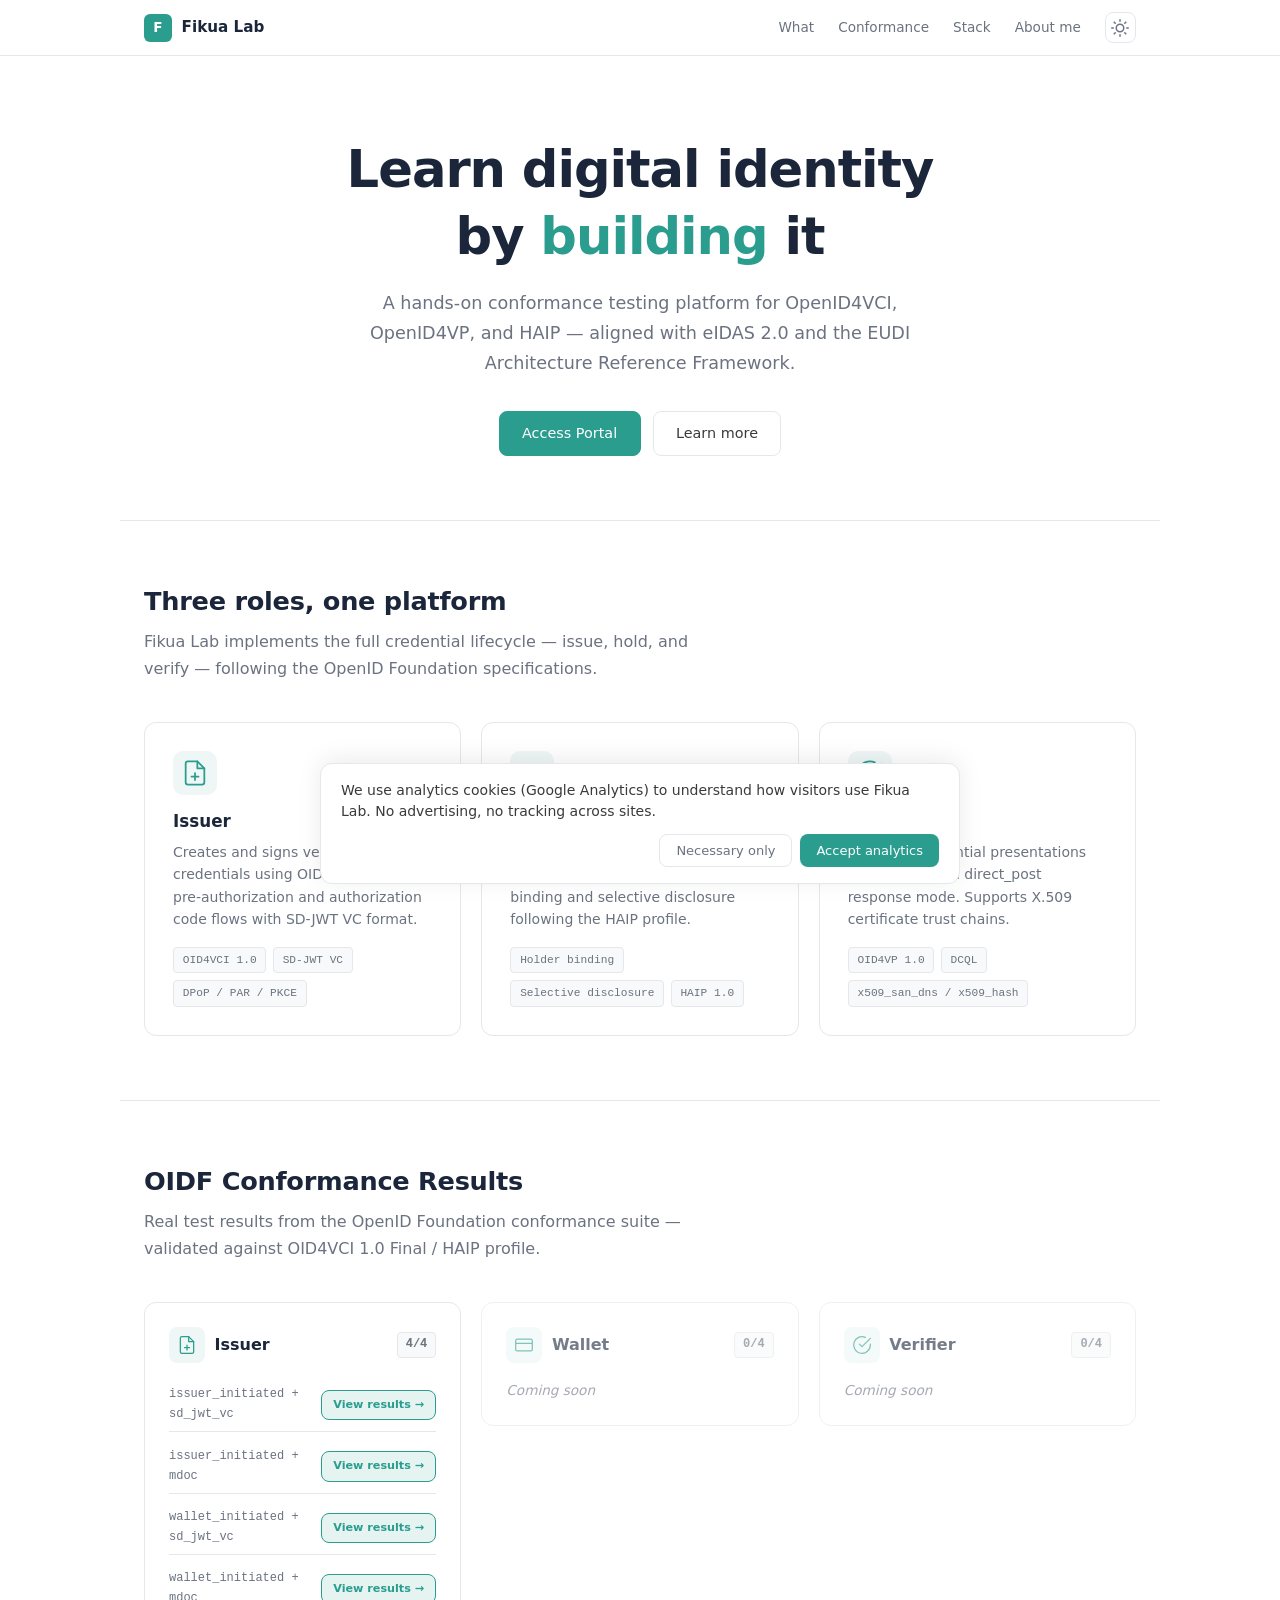
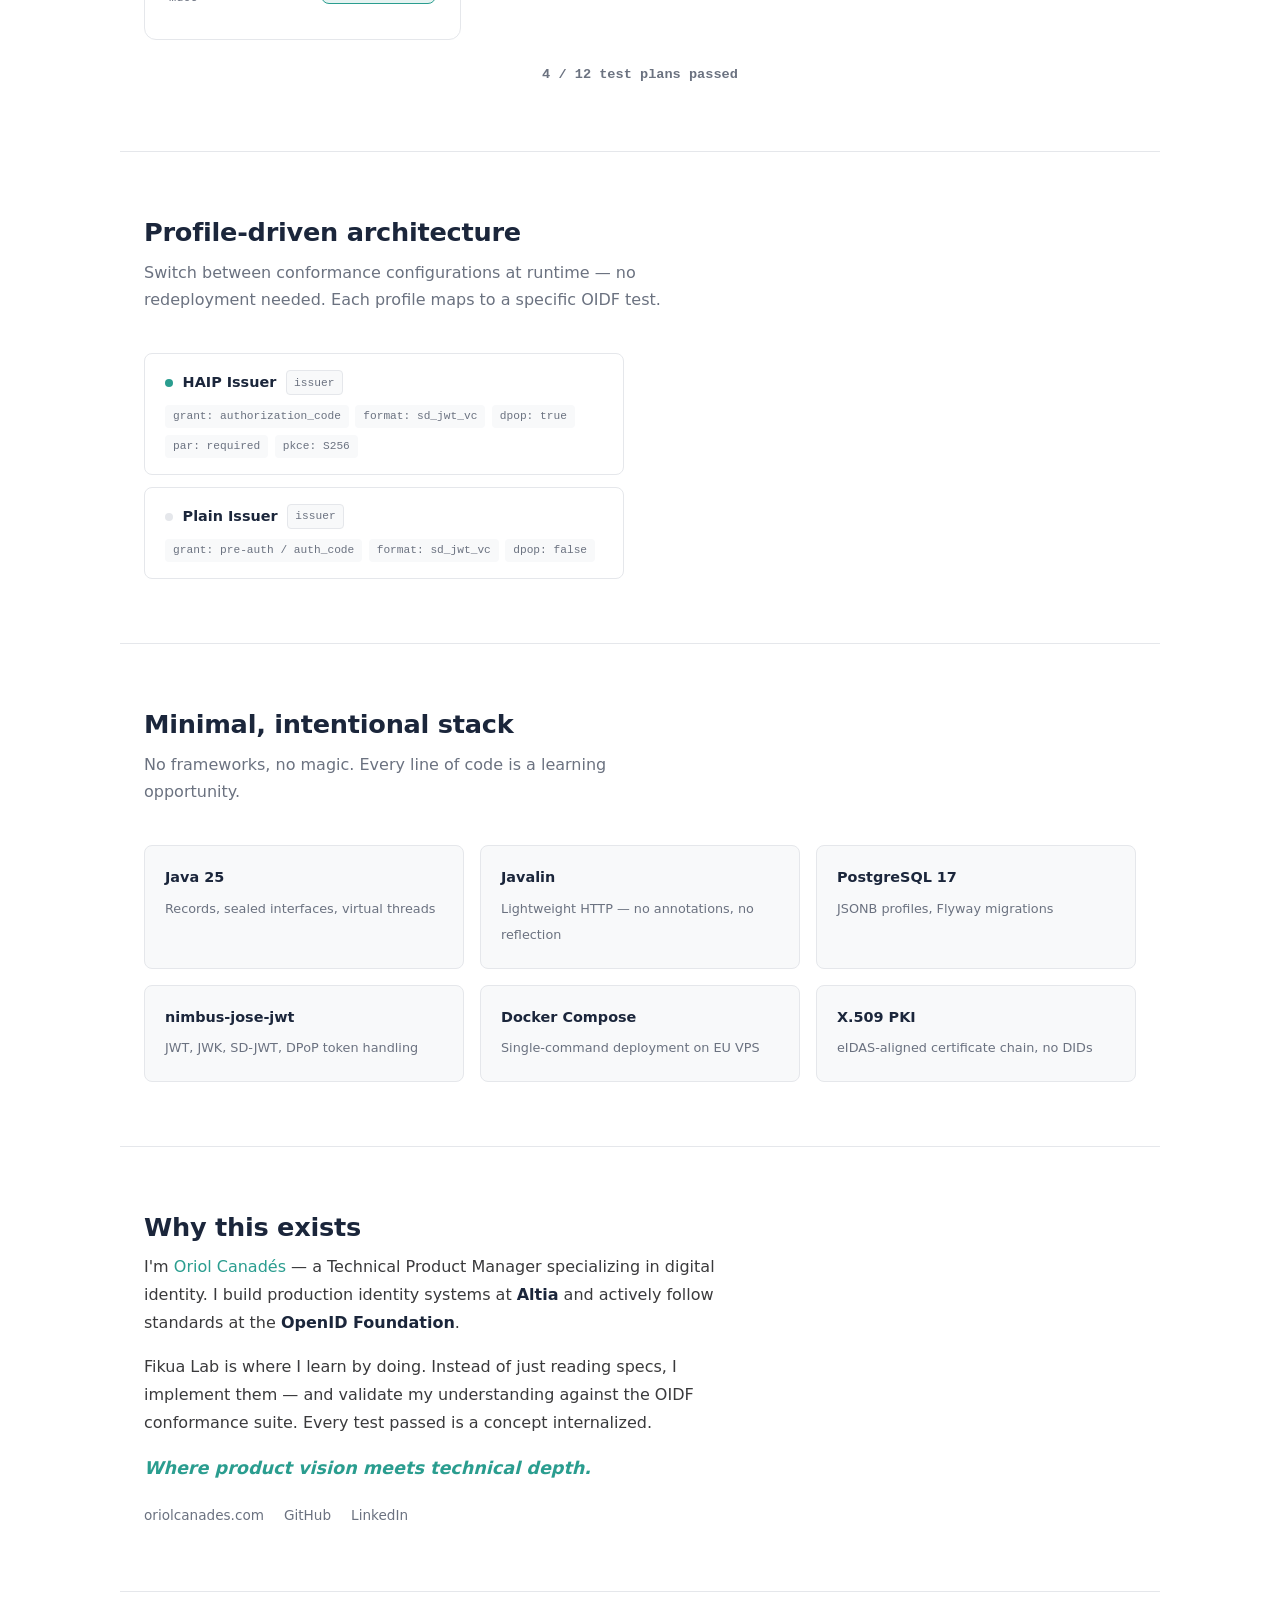
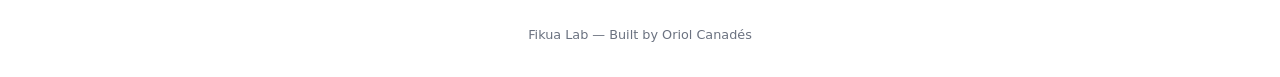
<file: index.html>
<!DOCTYPE html>
<html lang="en">
<head>
    <meta charset="UTF-8">
    <meta name="viewport" content="width=device-width, initial-scale=1.0">
    <title>Fikua Lab — Digital Identity Learning Lab</title>
    <meta name="description" content="A hands-on learning lab for OpenID Foundation digital identity protocols. Issuer, Wallet, and Verifier conformance testing aligned with eIDAS 2.0 and EUDI ARF.">
    <meta name="theme-color" content="#1B263B">
    <link rel="icon" type="image/svg+xml" href="favicon.svg">
    <link rel="stylesheet" href="/shared/consent.css">
    <script src="/shared/consent.js"></script>
    <link rel="stylesheet" href="style.css">
</head>
<body>
    <nav class="nav">
        <div class="nav-inner">
            <a href="/" class="nav-brand">
                <span class="nav-logo">F</span>
                <span class="nav-name">Fikua Lab</span>
            </a>
            <div class="nav-links">
                <a href="#what">What</a>
                <a href="#how">Conformance</a>
                <a href="#stack">Stack</a>
                <a href="https://oriolcanades.com" target="_blank" rel="noopener">About me</a>
                <button id="theme-toggle" class="theme-toggle" aria-label="Toggle theme">
                    <svg class="icon-sun" width="18" height="18" viewBox="0 0 24 24" fill="none" stroke="currentColor" stroke-width="2" stroke-linecap="round" stroke-linejoin="round"><circle cx="12" cy="12" r="5"/><line x1="12" y1="1" x2="12" y2="3"/><line x1="12" y1="21" x2="12" y2="23"/><line x1="4.22" y1="4.22" x2="5.64" y2="5.64"/><line x1="18.36" y1="18.36" x2="19.78" y2="19.78"/><line x1="1" y1="12" x2="3" y2="12"/><line x1="21" y1="12" x2="23" y2="12"/><line x1="4.22" y1="19.78" x2="5.64" y2="18.36"/><line x1="18.36" y1="5.64" x2="19.78" y2="4.22"/></svg>
                    <svg class="icon-moon" width="18" height="18" viewBox="0 0 24 24" fill="none" stroke="currentColor" stroke-width="2" stroke-linecap="round" stroke-linejoin="round"><path d="M21 12.79A9 9 0 1 1 11.21 3 7 7 0 0 0 21 12.79z"/></svg>
                </button>
            </div>
        </div>
    </nav>

    <main>
        <section class="hero">
            <h1>Learn digital identity<br>by <span class="highlight">building</span> it</h1>
            <p class="hero-sub">
                A hands-on conformance testing platform for OpenID4VCI, OpenID4VP,
                and HAIP — aligned with eIDAS 2.0 and the EUDI Architecture Reference Framework.
            </p>
            <div class="hero-actions">
                <a href="/portal" class="btn btn-primary">Access Portal</a>
                <a href="#what" class="btn btn-secondary">Learn more</a>
            </div>
        </section>

        <section class="roles" id="what">
            <h2>Three roles, one platform</h2>
            <p class="section-sub">Fikua Lab implements the full credential lifecycle — issue, hold, and verify — following the OpenID Foundation specifications.</p>
            <div class="roles-grid">
                <div class="role-card">
                    <div class="role-icon issuer-icon">
                        <svg width="28" height="28" viewBox="0 0 24 24" fill="none" stroke="currentColor" stroke-width="1.5" stroke-linecap="round" stroke-linejoin="round"><path d="M14 2H6a2 2 0 0 0-2 2v16a2 2 0 0 0 2 2h12a2 2 0 0 0 2-2V8z"/><polyline points="14 2 14 8 20 8"/><line x1="12" y1="18" x2="12" y2="12"/><line x1="9" y1="15" x2="15" y2="15"/></svg>
                    </div>
                    <h3>Issuer</h3>
                    <p>Creates and signs verifiable credentials using OID4VCI. Supports pre-authorization and authorization code flows with SD-JWT VC format.</p>
                    <ul class="role-specs">
                        <li>OID4VCI 1.0</li>
                        <li>SD-JWT VC</li>
                        <li>DPoP / PAR / PKCE</li>
                    </ul>
                </div>
                <div class="role-card">
                    <div class="role-icon holder-icon">
                        <svg width="28" height="28" viewBox="0 0 24 24" fill="none" stroke="currentColor" stroke-width="1.5" stroke-linecap="round" stroke-linejoin="round"><rect x="2" y="5" width="20" height="14" rx="2"/><line x1="2" y1="10" x2="22" y2="10"/></svg>
                    </div>
                    <h3>Wallet</h3>
                    <p>Stores credentials and presents them selectively. Handles holder binding and selective disclosure following the HAIP profile.</p>
                    <ul class="role-specs">
                        <li>Holder binding</li>
                        <li>Selective disclosure</li>
                        <li>HAIP 1.0</li>
                    </ul>
                </div>
                <div class="role-card">
                    <div class="role-icon verifier-icon">
                        <svg width="28" height="28" viewBox="0 0 24 24" fill="none" stroke="currentColor" stroke-width="1.5" stroke-linecap="round" stroke-linejoin="round"><path d="M22 11.08V12a10 10 0 1 1-5.93-9.14"/><polyline points="22 4 12 14.01 9 11.01"/></svg>
                    </div>
                    <h3>Verifier</h3>
                    <p>Validates credential presentations via OID4VP with direct_post response mode. Supports X.509 certificate trust chains.</p>
                    <ul class="role-specs">
                        <li>OID4VP 1.0</li>
                        <li>DCQL</li>
                        <li>x509_san_dns / x509_hash</li>
                    </ul>
                </div>
            </div>
        </section>

        <section class="conformance" id="how">
            <h2>OIDF Conformance Results</h2>
            <p class="section-sub">Real test results from the OpenID Foundation conformance suite — validated against OID4VCI 1.0 Final / HAIP profile.</p>
            <div class="conformance-grid">
                <div class="conf-card">
                    <div class="conf-card-header">
                        <div class="conf-card-icon issuer-icon">
                            <svg width="20" height="20" viewBox="0 0 24 24" fill="none" stroke="currentColor" stroke-width="1.5" stroke-linecap="round" stroke-linejoin="round"><path d="M14 2H6a2 2 0 0 0-2 2v16a2 2 0 0 0 2 2h12a2 2 0 0 0 2-2V8z"/><polyline points="14 2 14 8 20 8"/><line x1="12" y1="18" x2="12" y2="12"/><line x1="9" y1="15" x2="15" y2="15"/></svg>
                        </div>
                        <h3>Issuer</h3>
                        <span class="conf-card-count">4/4</span>
                    </div>
                    <ul class="conf-config-list">
                        <li class="conf-config-item">
                            <span class="conf-config-name">issuer_initiated + sd_jwt_vc</span>
                            <a href="https://demo.certification.openid.net/plan-detail.html?public=true&amp;plan=aRO5lKnPj7sOD" target="_blank" rel="noopener" class="conf-btn conf-btn-passed">View results &rarr;</a>
                        </li>
                        <li class="conf-config-item">
                            <span class="conf-config-name">issuer_initiated + mdoc</span>
                            <a href="https://demo.certification.openid.net/plan-detail.html?plan=8g2HLzbbdph9W&amp;public=true" target="_blank" rel="noopener" class="conf-btn conf-btn-passed">View results &rarr;</a>
                        </li>
                        <li class="conf-config-item">
                            <span class="conf-config-name">wallet_initiated + sd_jwt_vc</span>
                            <a href="https://demo.certification.openid.net/plan-detail.html?plan=zFVhDK42fpkue&amp;public=true" target="_blank" rel="noopener" class="conf-btn conf-btn-passed">View results &rarr;</a>
                        </li>
                        <li class="conf-config-item">
                            <span class="conf-config-name">wallet_initiated + mdoc</span>
                            <a href="https://demo.certification.openid.net/plan-detail.html?plan=7bicMC1dmnbq8&amp;public=true" target="_blank" rel="noopener" class="conf-btn conf-btn-passed">View results &rarr;</a>
                        </li>
                    </ul>
                </div>
                <div class="conf-card conf-card-soon">
                    <div class="conf-card-header">
                        <div class="conf-card-icon holder-icon">
                            <svg width="20" height="20" viewBox="0 0 24 24" fill="none" stroke="currentColor" stroke-width="1.5" stroke-linecap="round" stroke-linejoin="round"><rect x="2" y="5" width="20" height="14" rx="2"/><line x1="2" y1="10" x2="22" y2="10"/></svg>
                        </div>
                        <h3>Wallet</h3>
                        <span class="conf-card-count">0/4</span>
                    </div>
                    <p class="conf-card-soon-text">Coming soon</p>
                </div>
                <div class="conf-card conf-card-soon">
                    <div class="conf-card-header">
                        <div class="conf-card-icon verifier-icon">
                            <svg width="20" height="20" viewBox="0 0 24 24" fill="none" stroke="currentColor" stroke-width="1.5" stroke-linecap="round" stroke-linejoin="round"><path d="M22 11.08V12a10 10 0 1 1-5.93-9.14"/><polyline points="22 4 12 14.01 9 11.01"/></svg>
                        </div>
                        <h3>Verifier</h3>
                        <span class="conf-card-count">0/4</span>
                    </div>
                    <p class="conf-card-soon-text">Coming soon</p>
                </div>
            </div>
            <p class="conf-progress">4 / 12 test plans passed</p>
        </section>

        <section class="profiles">
            <h2>Profile-driven architecture</h2>
            <p class="section-sub">Switch between conformance configurations at runtime — no redeployment needed. Each profile maps to a specific OIDF test.</p>
            <div class="profile-demo">
                <div class="profile-example">
                    <div class="profile-header">
                        <span class="profile-dot active"></span>
                        <span class="profile-title">HAIP Issuer</span>
                        <code class="profile-tag">issuer</code>
                    </div>
                    <div class="profile-config">
                        <span>grant: authorization_code</span>
                        <span>format: sd_jwt_vc</span>
                        <span>dpop: true</span>
                        <span>par: required</span>
                        <span>pkce: S256</span>
                    </div>
                </div>
                <div class="profile-example">
                    <div class="profile-header">
                        <span class="profile-dot"></span>
                        <span class="profile-title">Plain Issuer</span>
                        <code class="profile-tag">issuer</code>
                    </div>
                    <div class="profile-config">
                        <span>grant: pre-auth / auth_code</span>
                        <span>format: sd_jwt_vc</span>
                        <span>dpop: false</span>
                    </div>
                </div>
            </div>
        </section>

        <section class="stack" id="stack">
            <h2>Minimal, intentional stack</h2>
            <p class="section-sub">No frameworks, no magic. Every line of code is a learning opportunity.</p>
            <div class="stack-grid">
                <div class="stack-item">
                    <strong>Java 25</strong>
                    <span>Records, sealed interfaces, virtual threads</span>
                </div>
                <div class="stack-item">
                    <strong>Javalin</strong>
                    <span>Lightweight HTTP — no annotations, no reflection</span>
                </div>
                <div class="stack-item">
                    <strong>PostgreSQL 17</strong>
                    <span>JSONB profiles, Flyway migrations</span>
                </div>
                <div class="stack-item">
                    <strong>nimbus-jose-jwt</strong>
                    <span>JWT, JWK, SD-JWT, DPoP token handling</span>
                </div>
                <div class="stack-item">
                    <strong>Docker Compose</strong>
                    <span>Single-command deployment on EU VPS</span>
                </div>
                <div class="stack-item">
                    <strong>X.509 PKI</strong>
                    <span>eIDAS-aligned certificate chain, no DIDs</span>
                </div>
            </div>
        </section>

        <section class="about">
            <div class="about-content">
                <h2>Why this exists</h2>
                <p>
                    I'm <a href="https://oriolcanades.com" target="_blank" rel="noopener">Oriol Canadés</a> — a Technical Product Manager specializing in digital identity.
                    I build production identity systems at <strong>Altia</strong> and actively follow standards at the <strong>OpenID Foundation</strong>.
                </p>
                <p>
                    Fikua Lab is where I learn by doing. Instead of just reading specs, I implement them — and validate my understanding against the OIDF conformance suite.
                    Every test passed is a concept internalized.
                </p>
                <p class="about-tagline">Where product vision meets technical depth.</p>
                <div class="about-links">
                    <a href="https://oriolcanades.com" target="_blank" rel="noopener">oriolcanades.com</a>
                    <a href="https://github.com/oriolcanades" target="_blank" rel="noopener">GitHub</a>
                    <a href="https://linkedin.com/in/oriolcanades" target="_blank" rel="noopener">LinkedIn</a>
                </div>
            </div>
        </section>
    </main>

    <footer class="footer">
        <p>Fikua Lab — Built by <a href="https://oriolcanades.com" target="_blank" rel="noopener">Oriol Canadés</a></p>
    </footer>

    <script src="app.js"></script>
</body>
</html>
</file>
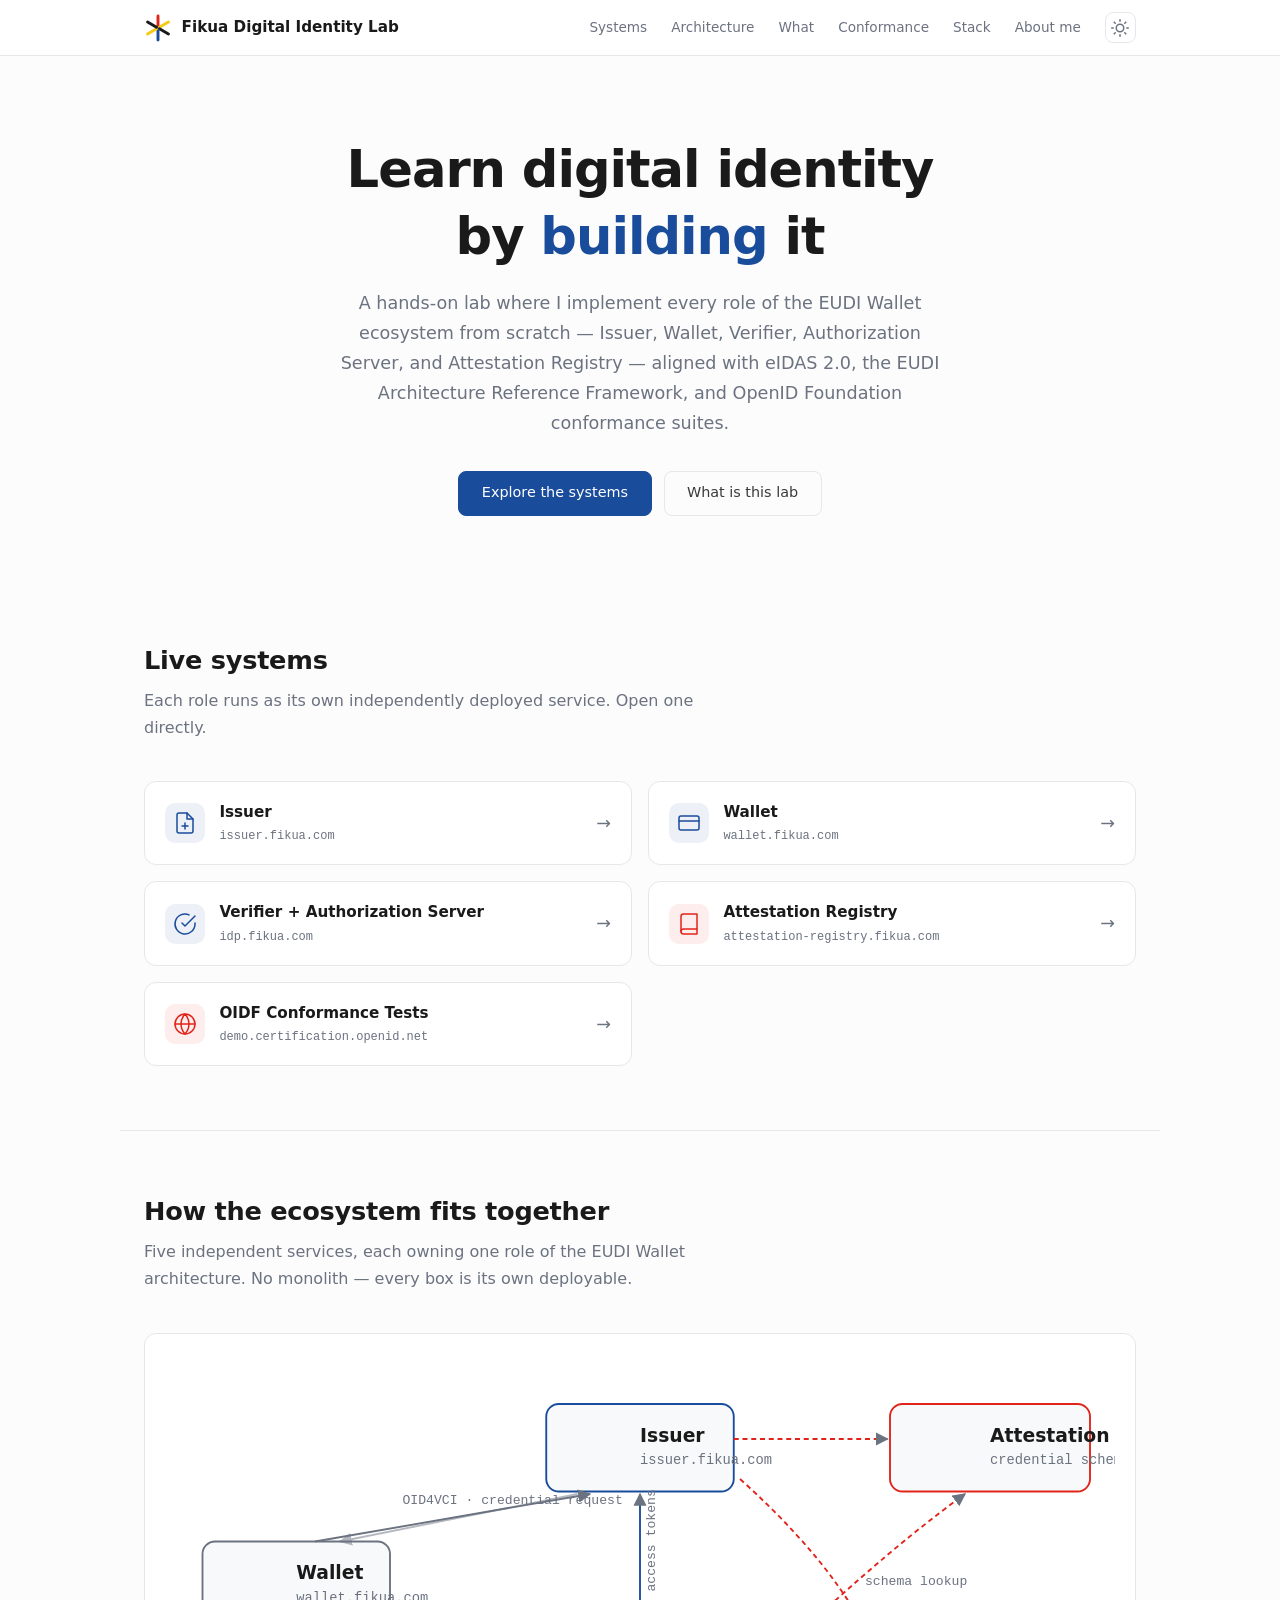
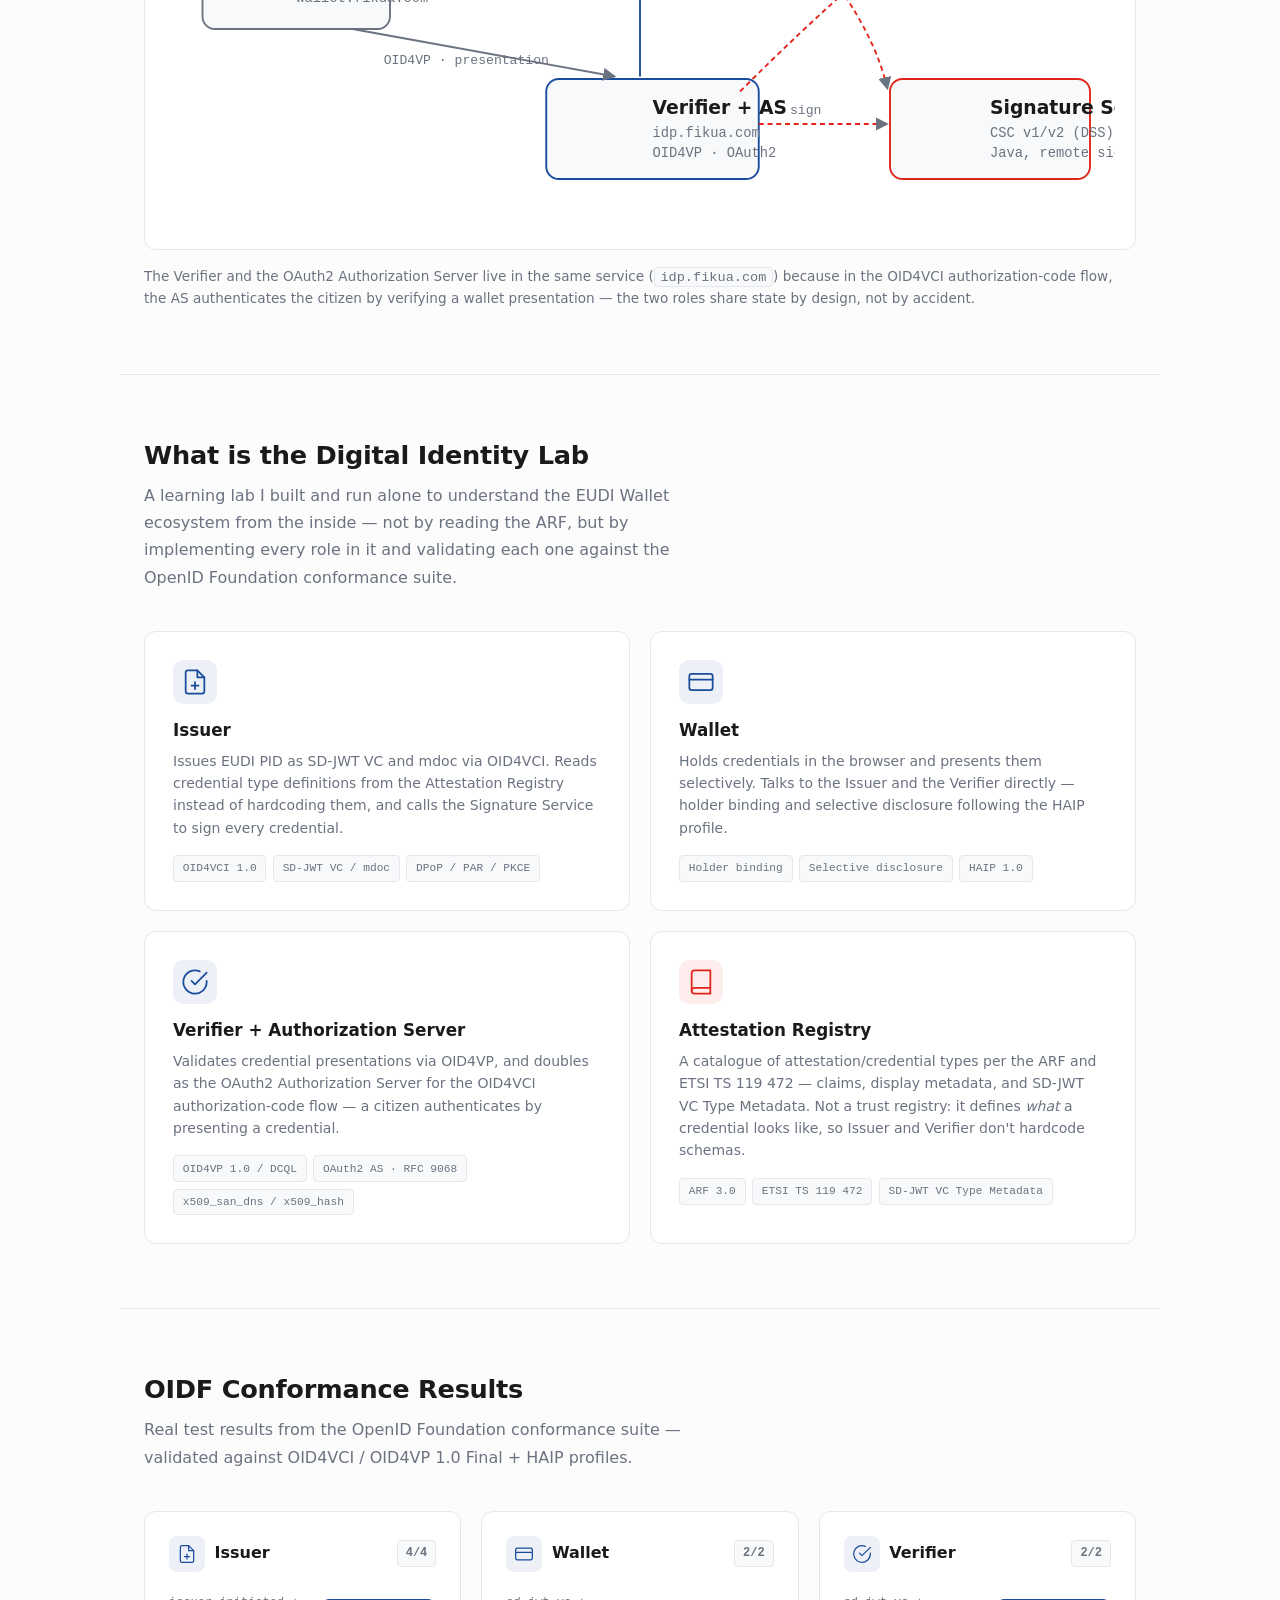
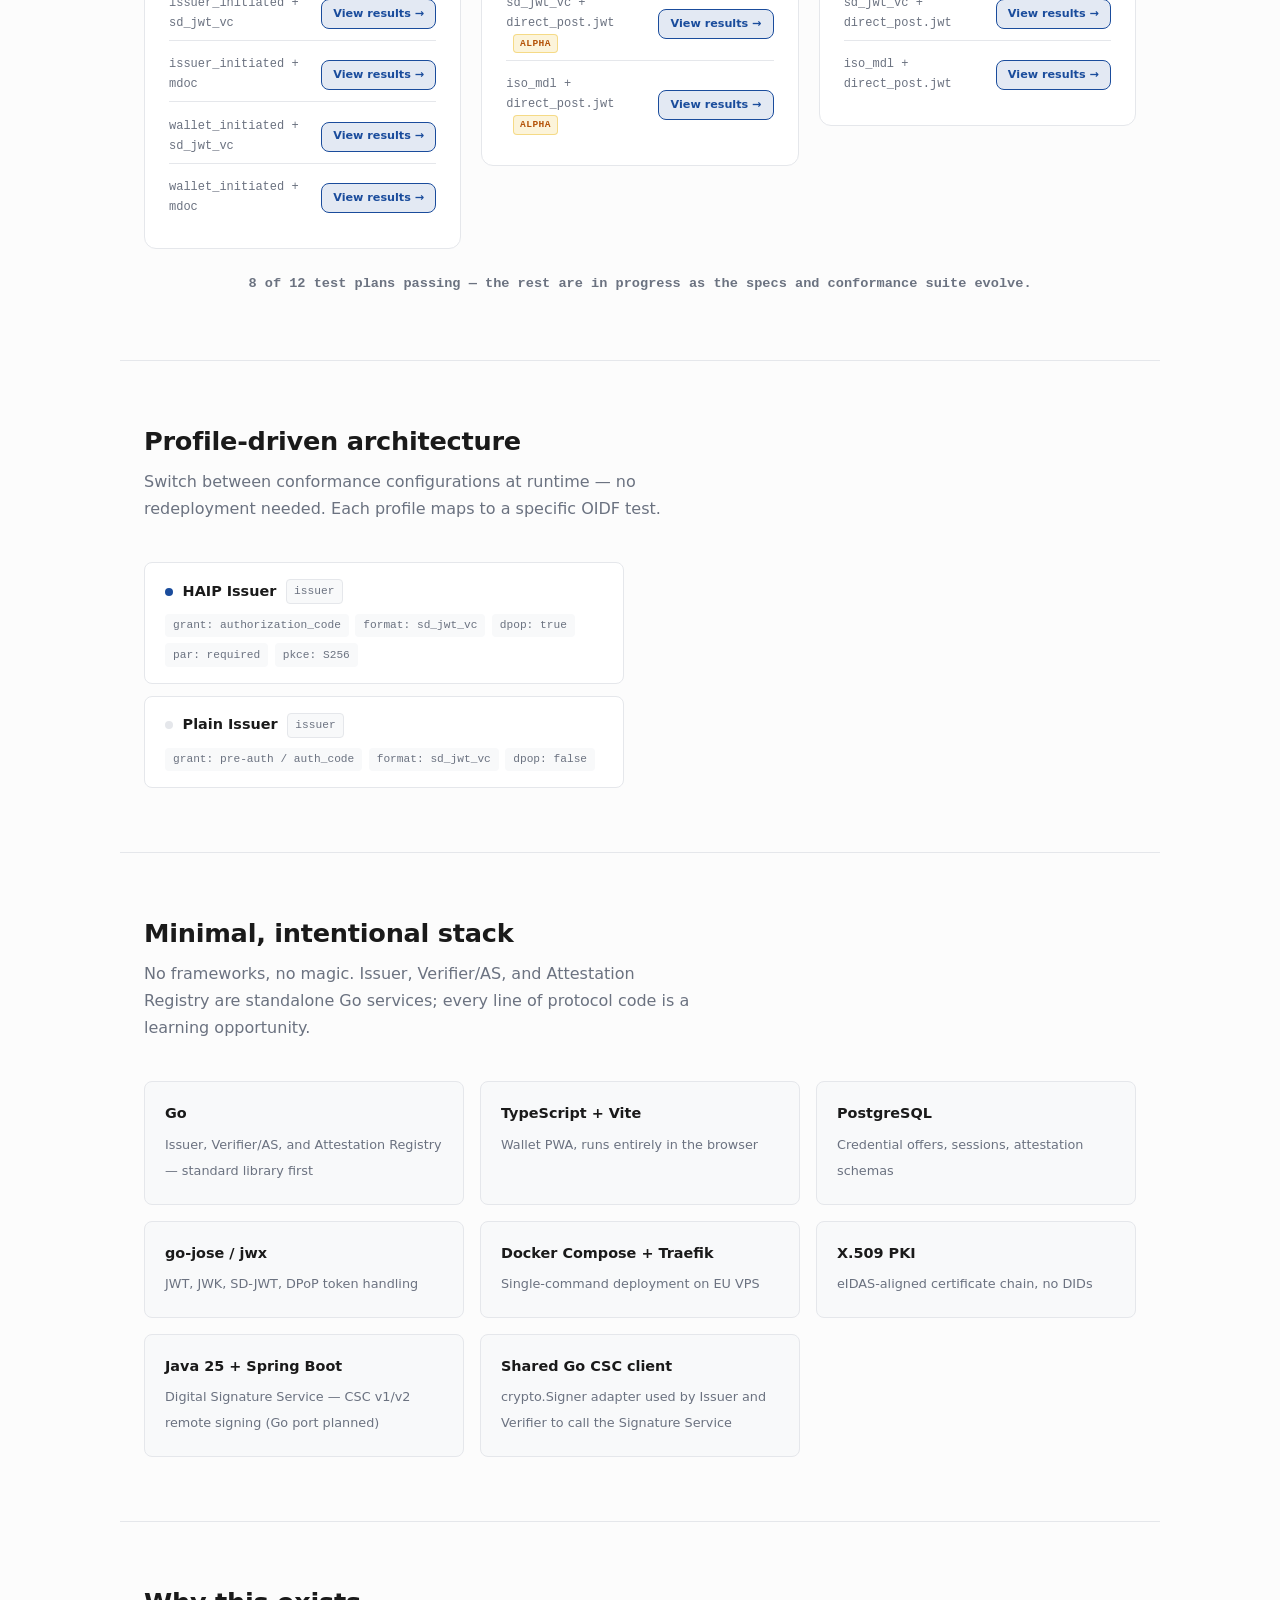
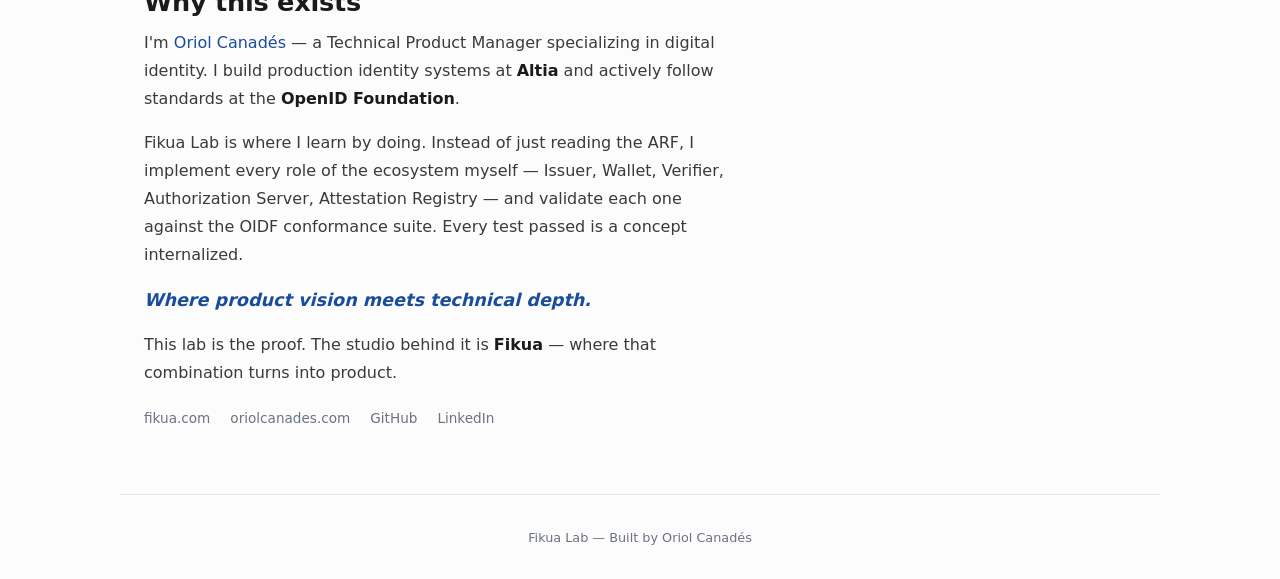
<file: public/index.html>
<!DOCTYPE html>
<html lang="en">
<head>
    <meta charset="UTF-8">
    <meta name="viewport" content="width=device-width, initial-scale=1.0">
    <title>Fikua Digital Identity Lab</title>
    <meta name="description" content="A hands-on learning lab for OpenID Foundation digital identity protocols. Issuer, Wallet, and Verifier conformance testing aligned with eIDAS 2.0 and EUDI ARF.">
    <meta name="theme-color" content="#1A1A1A">
    <link rel="icon" type="image/svg+xml" href="favicon.svg">
    <link rel="stylesheet" href="style.css">
</head>
<body>
    <nav class="nav">
        <div class="nav-inner">
            <a href="/" class="nav-brand">
                <span class="nav-logo">
                    <svg xmlns="http://www.w3.org/2000/svg" viewBox="0 0 500 500" fill="none" role="img" aria-label="Fikua">
                        <line x1="250.00" y1="220.00" x2="250.00" y2="35.00" stroke="#E1241A" stroke-width="52" stroke-linecap="round"/>
                        <line x1="275.98" y1="235.00" x2="436.20" y2="142.50" stroke="#F6C915" stroke-width="52" stroke-linecap="round"/>
                        <line x1="275.98" y1="265.00" x2="436.20" y2="357.50" stroke="#1A1A1A" stroke-width="52" stroke-linecap="round"/>
                        <line x1="250.00" y1="280.00" x2="250.00" y2="465.00" stroke="#1A4C9C" stroke-width="52" stroke-linecap="round"/>
                        <line x1="224.02" y1="265.00" x2="63.80" y2="357.50" stroke="#F6C915" stroke-width="52" stroke-linecap="round"/>
                        <line x1="224.02" y1="235.00" x2="63.80" y2="142.50" stroke="#1A1A1A" stroke-width="52" stroke-linecap="round"/>
                    </svg>
                </span>
                <span class="nav-name">Fikua Digital Identity Lab</span>
            </a>
            <div class="nav-links">
                <a href="#systems">Systems</a>
                <a href="#architecture">Architecture</a>
                <a href="#what">What</a>
                <a href="#how">Conformance</a>
                <a href="#stack">Stack</a>
                <a href="https://oriolcanades.com" target="_blank" rel="noopener">About me</a>
                <button id="theme-toggle" class="theme-toggle" aria-label="Toggle theme">
                    <svg class="icon-sun" width="18" height="18" viewBox="0 0 24 24" fill="none" stroke="currentColor" stroke-width="2" stroke-linecap="round" stroke-linejoin="round"><circle cx="12" cy="12" r="5"/><line x1="12" y1="1" x2="12" y2="3"/><line x1="12" y1="21" x2="12" y2="23"/><line x1="4.22" y1="4.22" x2="5.64" y2="5.64"/><line x1="18.36" y1="18.36" x2="19.78" y2="19.78"/><line x1="1" y1="12" x2="3" y2="12"/><line x1="21" y1="12" x2="23" y2="12"/><line x1="4.22" y1="19.78" x2="5.64" y2="18.36"/><line x1="18.36" y1="5.64" x2="19.78" y2="4.22"/></svg>
                    <svg class="icon-moon" width="18" height="18" viewBox="0 0 24 24" fill="none" stroke="currentColor" stroke-width="2" stroke-linecap="round" stroke-linejoin="round"><path d="M21 12.79A9 9 0 1 1 11.21 3 7 7 0 0 0 21 12.79z"/></svg>
                </button>
            </div>
        </div>
    </nav>

    <main>
        <section class="hero">
            <h1>Learn digital identity<br>by <span class="highlight">building</span> it</h1>
            <p class="hero-sub">
                A hands-on lab where I implement every role of the EUDI Wallet ecosystem
                from scratch — Issuer, Wallet, Verifier, Authorization Server, and Attestation
                Registry — aligned with eIDAS 2.0, the EUDI Architecture Reference Framework,
                and OpenID Foundation conformance suites.
            </p>
            <div class="hero-actions">
                <a href="#systems" class="btn btn-primary">Explore the systems</a>
                <a href="#what" class="btn btn-secondary">What is this lab</a>
            </div>
        </section>

        <section class="systems" id="systems">
            <h2>Live systems</h2>
            <p class="section-sub">Each role runs as its own independently deployed service. Open one directly.</p>
            <div class="systems-grid">
                <a href="https://issuer.fikua.com" target="_blank" rel="noopener" class="system-card">
                    <div class="system-icon issuer-icon">
                        <svg width="24" height="24" viewBox="0 0 24 24" fill="none" stroke="currentColor" stroke-width="1.5" stroke-linecap="round" stroke-linejoin="round"><path d="M14 2H6a2 2 0 0 0-2 2v16a2 2 0 0 0 2 2h12a2 2 0 0 0 2-2V8z"/><polyline points="14 2 14 8 20 8"/><line x1="12" y1="18" x2="12" y2="12"/><line x1="9" y1="15" x2="15" y2="15"/></svg>
                    </div>
                    <div class="system-info">
                        <strong>Issuer</strong>
                        <span>issuer.fikua.com</span>
                    </div>
                    <span class="system-arrow">&rarr;</span>
                </a>
                <a href="https://wallet.fikua.com" target="_blank" rel="noopener" class="system-card">
                    <div class="system-icon holder-icon">
                        <svg width="24" height="24" viewBox="0 0 24 24" fill="none" stroke="currentColor" stroke-width="1.5" stroke-linecap="round" stroke-linejoin="round"><rect x="2" y="5" width="20" height="14" rx="2"/><line x1="2" y1="10" x2="22" y2="10"/></svg>
                    </div>
                    <div class="system-info">
                        <strong>Wallet</strong>
                        <span>wallet.fikua.com</span>
                    </div>
                    <span class="system-arrow">&rarr;</span>
                </a>
                <a href="https://idp.fikua.com" target="_blank" rel="noopener" class="system-card">
                    <div class="system-icon verifier-icon">
                        <svg width="24" height="24" viewBox="0 0 24 24" fill="none" stroke="currentColor" stroke-width="1.5" stroke-linecap="round" stroke-linejoin="round"><path d="M22 11.08V12a10 10 0 1 1-5.93-9.14"/><polyline points="22 4 12 14.01 9 11.01"/></svg>
                    </div>
                    <div class="system-info">
                        <strong>Verifier + Authorization Server</strong>
                        <span>idp.fikua.com</span>
                    </div>
                    <span class="system-arrow">&rarr;</span>
                </a>
                <a href="https://attestation-registry.fikua.com" target="_blank" rel="noopener" class="system-card">
                    <div class="system-icon registry-icon">
                        <svg width="24" height="24" viewBox="0 0 24 24" fill="none" stroke="currentColor" stroke-width="1.5" stroke-linecap="round" stroke-linejoin="round"><path d="M4 19.5A2.5 2.5 0 0 1 6.5 17H20"/><path d="M6.5 2H20v20H6.5A2.5 2.5 0 0 1 4 19.5v-15A2.5 2.5 0 0 1 6.5 2z"/></svg>
                    </div>
                    <div class="system-info">
                        <strong>Attestation Registry</strong>
                        <span>attestation-registry.fikua.com</span>
                    </div>
                    <span class="system-arrow">&rarr;</span>
                </a>
                <a href="https://demo.certification.openid.net/index.html" target="_blank" rel="noopener" class="system-card system-card--external">
                    <div class="system-icon oidf-icon">
                        <svg width="24" height="24" viewBox="0 0 24 24" fill="none" stroke="currentColor" stroke-width="1.5" stroke-linecap="round" stroke-linejoin="round"><circle cx="12" cy="12" r="10"/><path d="M2 12h20"/><path d="M12 2a15.3 15.3 0 0 1 4 10 15.3 15.3 0 0 1-4 10 15.3 15.3 0 0 1-4-10 15.3 15.3 0 0 1 4-10z"/></svg>
                    </div>
                    <div class="system-info">
                        <strong>OIDF Conformance Tests</strong>
                        <span>demo.certification.openid.net</span>
                    </div>
                    <span class="system-arrow">&rarr;</span>
                </a>
            </div>
        </section>

        <section class="architecture" id="architecture">
            <h2>How the ecosystem fits together</h2>
            <p class="section-sub">Five independent services, each owning one role of the EUDI Wallet architecture. No monolith — every box is its own deployable.</p>
            <div class="arch-diagram">
                <svg viewBox="0 0 760 380" xmlns="http://www.w3.org/2000/svg" class="arch-svg" role="img" aria-label="Architecture diagram: Wallet requests credentials from the Issuer over OID4VCI and presents them to the Verifier over OID4VP. Issuer and Verifier both read credential type definitions from the Attestation Registry and both call the Digital Signature Service to sign. The Verifier doubles as an OAuth2 Authorization Server, issuing access tokens the Issuer trusts.">
                    <defs>
                        <marker id="arrow" viewBox="0 0 10 10" refX="9" refY="5" markerWidth="7" markerHeight="7" orient="auto-start-reverse">
                            <path d="M0 0L10 5L0 10z" class="arch-arrowhead"/>
                        </marker>
                    </defs>

                    <!-- Wallet -->
                    <rect x="30" y="150" width="150" height="70" rx="10" class="arch-box arch-box--holder"/>
                    <text x="105" y="180" class="arch-label">Wallet</text>
                    <text x="105" y="198" class="arch-sublabel">wallet.fikua.com</text>

                    <!-- Issuer -->
                    <rect x="305" y="40" width="150" height="70" rx="10" class="arch-box arch-box--issuer"/>
                    <text x="380" y="70" class="arch-label">Issuer</text>
                    <text x="380" y="88" class="arch-sublabel">issuer.fikua.com</text>

                    <!-- IdP: Verifier + AS -->
                    <rect x="305" y="260" width="170" height="80" rx="10" class="arch-box arch-box--verifier"/>
                    <text x="390" y="288" class="arch-label">Verifier + AS</text>
                    <text x="390" y="306" class="arch-sublabel">idp.fikua.com</text>
                    <text x="390" y="322" class="arch-sublabel">OID4VP · OAuth2</text>

                    <!-- Attestation Registry -->
                    <rect x="580" y="40" width="160" height="70" rx="10" class="arch-box arch-box--registry"/>
                    <text x="660" y="70" class="arch-label">Attestation Registry</text>
                    <text x="660" y="88" class="arch-sublabel">credential schemas</text>

                    <!-- DSS -->
                    <rect x="580" y="260" width="160" height="80" rx="10" class="arch-box arch-box--dss"/>
                    <text x="660" y="288" class="arch-label">Signature Service</text>
                    <text x="660" y="306" class="arch-sublabel">CSC v1/v2 (DSS)</text>
                    <text x="660" y="322" class="arch-sublabel">Java, remote signing</text>

                    <!-- Wallet -> Issuer (OID4VCI) -->
                    <path d="M120 150 L340 112" class="arch-edge" marker-end="url(#arrow)"/>
                    <text x="190" y="120" class="arch-edge-label">OID4VCI · credential request</text>

                    <!-- Issuer -> Wallet (credential) -->
                    <path d="M330 112 L140 150" class="arch-edge arch-edge--reply" marker-end="url(#arrow)"/>

                    <!-- Wallet -> Verifier (OID4VP) -->
                    <path d="M150 220 L360 258" class="arch-edge" marker-end="url(#arrow)"/>
                    <text x="175" y="248" class="arch-edge-label">OID4VP · presentation</text>

                    <!-- Verifier(AS) -> Issuer: access tokens -->
                    <path d="M380 258 L380 112" class="arch-edge arch-edge--token" marker-end="url(#arrow)"/>
                    <text x="392" y="190" class="arch-edge-label" transform="rotate(-90 392 190)">access tokens</text>

                    <!-- Issuer -> Registry -->
                    <path d="M455 68 L578 68" class="arch-edge arch-edge--data" marker-end="url(#arrow)"/>

                    <!-- Verifier -> Registry -->
                    <path d="M460 270 Q 560 170 640 112" class="arch-edge arch-edge--data" marker-end="url(#arrow)"/>
                    <text x="560" y="185" class="arch-edge-label">schema lookup</text>

                    <!-- Issuer -> DSS -->
                    <path d="M460 100 Q 560 190 578 268" class="arch-edge arch-edge--sign" marker-end="url(#arrow)"/>

                    <!-- Verifier -> DSS -->
                    <path d="M475 296 L578 296" class="arch-edge arch-edge--sign" marker-end="url(#arrow)"/>
                    <text x="500" y="288" class="arch-edge-label">sign</text>
                </svg>
            </div>
            <p class="arch-note">The Verifier and the OAuth2 Authorization Server live in the same service (<code>idp.fikua.com</code>) because in the OID4VCI authorization-code flow, the AS authenticates the citizen by verifying a wallet presentation — the two roles share state by design, not by accident.</p>
        </section>

        <section class="roles" id="what">
            <h2>What is the Digital Identity Lab</h2>
            <p class="section-sub">
                A learning lab I built and run alone to understand the EUDI Wallet ecosystem
                from the inside — not by reading the ARF, but by implementing every role in it
                and validating each one against the OpenID Foundation conformance suite.
            </p>
            <div class="roles-grid">
                <div class="role-card">
                    <div class="role-icon issuer-icon">
                        <svg width="28" height="28" viewBox="0 0 24 24" fill="none" stroke="currentColor" stroke-width="1.5" stroke-linecap="round" stroke-linejoin="round"><path d="M14 2H6a2 2 0 0 0-2 2v16a2 2 0 0 0 2 2h12a2 2 0 0 0 2-2V8z"/><polyline points="14 2 14 8 20 8"/><line x1="12" y1="18" x2="12" y2="12"/><line x1="9" y1="15" x2="15" y2="15"/></svg>
                    </div>
                    <h3>Issuer</h3>
                    <p>Issues EUDI PID as SD-JWT VC and mdoc via OID4VCI. Reads credential type definitions from the Attestation Registry instead of hardcoding them, and calls the Signature Service to sign every credential.</p>
                    <ul class="role-specs">
                        <li>OID4VCI 1.0</li>
                        <li>SD-JWT VC / mdoc</li>
                        <li>DPoP / PAR / PKCE</li>
                    </ul>
                </div>
                <div class="role-card">
                    <div class="role-icon holder-icon">
                        <svg width="28" height="28" viewBox="0 0 24 24" fill="none" stroke="currentColor" stroke-width="1.5" stroke-linecap="round" stroke-linejoin="round"><rect x="2" y="5" width="20" height="14" rx="2"/><line x1="2" y1="10" x2="22" y2="10"/></svg>
                    </div>
                    <h3>Wallet</h3>
                    <p>Holds credentials in the browser and presents them selectively. Talks to the Issuer and the Verifier directly — holder binding and selective disclosure following the HAIP profile.</p>
                    <ul class="role-specs">
                        <li>Holder binding</li>
                        <li>Selective disclosure</li>
                        <li>HAIP 1.0</li>
                    </ul>
                </div>
                <div class="role-card">
                    <div class="role-icon verifier-icon">
                        <svg width="28" height="28" viewBox="0 0 24 24" fill="none" stroke="currentColor" stroke-width="1.5" stroke-linecap="round" stroke-linejoin="round"><path d="M22 11.08V12a10 10 0 1 1-5.93-9.14"/><polyline points="22 4 12 14.01 9 11.01"/></svg>
                    </div>
                    <h3>Verifier + Authorization Server</h3>
                    <p>Validates credential presentations via OID4VP, and doubles as the OAuth2 Authorization Server for the OID4VCI authorization-code flow — a citizen authenticates by presenting a credential.</p>
                    <ul class="role-specs">
                        <li>OID4VP 1.0 / DCQL</li>
                        <li>OAuth2 AS · RFC 9068</li>
                        <li>x509_san_dns / x509_hash</li>
                    </ul>
                </div>
                <div class="role-card">
                    <div class="role-icon registry-icon">
                        <svg width="28" height="28" viewBox="0 0 24 24" fill="none" stroke="currentColor" stroke-width="1.5" stroke-linecap="round" stroke-linejoin="round"><path d="M4 19.5A2.5 2.5 0 0 1 6.5 17H20"/><path d="M6.5 2H20v20H6.5A2.5 2.5 0 0 1 4 19.5v-15A2.5 2.5 0 0 1 6.5 2z"/></svg>
                    </div>
                    <h3>Attestation Registry</h3>
                    <p>A catalogue of attestation/credential types per the ARF and ETSI TS 119 472 — claims, display metadata, and SD-JWT VC Type Metadata. Not a trust registry: it defines <em>what</em> a credential looks like, so Issuer and Verifier don't hardcode schemas.</p>
                    <ul class="role-specs">
                        <li>ARF 3.0</li>
                        <li>ETSI TS 119 472</li>
                        <li>SD-JWT VC Type Metadata</li>
                    </ul>
                </div>
            </div>
        </section>

        <section class="conformance" id="how">
            <h2>OIDF Conformance Results</h2>
            <p class="section-sub">Real test results from the OpenID Foundation conformance suite — validated against OID4VCI / OID4VP 1.0 Final + HAIP profiles.</p>
            <div class="conformance-grid">
                <div class="conf-card">
                    <div class="conf-card-header">
                        <div class="conf-card-icon issuer-icon">
                            <svg width="20" height="20" viewBox="0 0 24 24" fill="none" stroke="currentColor" stroke-width="1.5" stroke-linecap="round" stroke-linejoin="round"><path d="M14 2H6a2 2 0 0 0-2 2v16a2 2 0 0 0 2 2h12a2 2 0 0 0 2-2V8z"/><polyline points="14 2 14 8 20 8"/><line x1="12" y1="18" x2="12" y2="12"/><line x1="9" y1="15" x2="15" y2="15"/></svg>
                        </div>
                        <h3>Issuer</h3>
                        <span class="conf-card-count">4/4</span>
                    </div>
                    <ul class="conf-config-list">
                        <li class="conf-config-item">
                            <span class="conf-config-name">issuer_initiated + sd_jwt_vc</span>
                            <a href="https://demo.certification.openid.net/plan-detail.html?public=true&amp;plan=aRO5lKnPj7sOD" target="_blank" rel="noopener" class="conf-btn conf-btn-passed">View results &rarr;</a>
                        </li>
                        <li class="conf-config-item">
                            <span class="conf-config-name">issuer_initiated + mdoc</span>
                            <a href="https://demo.certification.openid.net/plan-detail.html?plan=8g2HLzbbdph9W&amp;public=true" target="_blank" rel="noopener" class="conf-btn conf-btn-passed">View results &rarr;</a>
                        </li>
                        <li class="conf-config-item">
                            <span class="conf-config-name">wallet_initiated + sd_jwt_vc</span>
                            <a href="https://demo.certification.openid.net/plan-detail.html?plan=zFVhDK42fpkue&amp;public=true" target="_blank" rel="noopener" class="conf-btn conf-btn-passed">View results &rarr;</a>
                        </li>
                        <li class="conf-config-item">
                            <span class="conf-config-name">wallet_initiated + mdoc</span>
                            <a href="https://demo.certification.openid.net/plan-detail.html?plan=7bicMC1dmnbq8&amp;public=true" target="_blank" rel="noopener" class="conf-btn conf-btn-passed">View results &rarr;</a>
                        </li>
                    </ul>
                </div>
                <div class="conf-card">
                    <div class="conf-card-header">
                        <div class="conf-card-icon holder-icon">
                            <svg width="20" height="20" viewBox="0 0 24 24" fill="none" stroke="currentColor" stroke-width="1.5" stroke-linecap="round" stroke-linejoin="round"><rect x="2" y="5" width="20" height="14" rx="2"/><line x1="2" y1="10" x2="22" y2="10"/></svg>
                        </div>
                        <h3>Wallet</h3>
                        <span class="conf-card-count">2/2</span>
                    </div>
                    <ul class="conf-config-list">
                        <li class="conf-config-item">
                            <span class="conf-config-name">sd_jwt_vc + direct_post.jwt <span class="conf-tag-alpha">alpha</span></span>
                            <a href="https://demo.certification.openid.net/plan-detail.html?plan=KFvNcVhOTs6hs&amp;public=true" target="_blank" rel="noopener" class="conf-btn conf-btn-passed">View results &rarr;</a>
                        </li>
                        <li class="conf-config-item">
                            <span class="conf-config-name">iso_mdl + direct_post.jwt <span class="conf-tag-alpha">alpha</span></span>
                            <a href="https://demo.certification.openid.net/plan-detail.html?plan=uk1PHuQKigRiJ&amp;public=true" target="_blank" rel="noopener" class="conf-btn conf-btn-passed">View results &rarr;</a>
                        </li>
                    </ul>
                </div>
                <div class="conf-card">
                    <div class="conf-card-header">
                        <div class="conf-card-icon verifier-icon">
                            <svg width="20" height="20" viewBox="0 0 24 24" fill="none" stroke="currentColor" stroke-width="1.5" stroke-linecap="round" stroke-linejoin="round"><path d="M22 11.08V12a10 10 0 1 1-5.93-9.14"/><polyline points="22 4 12 14.01 9 11.01"/></svg>
                        </div>
                        <h3>Verifier</h3>
                        <span class="conf-card-count">2/2</span>
                    </div>
                    <ul class="conf-config-list">
                        <li class="conf-config-item">
                            <span class="conf-config-name">sd_jwt_vc + direct_post.jwt</span>
                            <a href="https://demo.certification.openid.net/plan-detail.html?plan=GhTegVOmgJBUW&amp;public=true" target="_blank" rel="noopener" class="conf-btn conf-btn-passed">View results &rarr;</a>
                        </li>
                        <li class="conf-config-item">
                            <span class="conf-config-name">iso_mdl + direct_post.jwt</span>
                            <a href="https://demo.certification.openid.net/plan-detail.html?plan=TWtrTBWkTY9Xo&amp;public=true" target="_blank" rel="noopener" class="conf-btn conf-btn-passed">View results &rarr;</a>
                        </li>
                    </ul>
                </div>
            </div>
            <p class="conf-progress">8 of 12 test plans passing — the rest are in progress as the specs and conformance suite evolve.</p>
        </section>

        <section class="profiles">
            <h2>Profile-driven architecture</h2>
            <p class="section-sub">Switch between conformance configurations at runtime — no redeployment needed. Each profile maps to a specific OIDF test.</p>
            <div class="profile-demo">
                <div class="profile-example">
                    <div class="profile-header">
                        <span class="profile-dot active"></span>
                        <span class="profile-title">HAIP Issuer</span>
                        <code class="profile-tag">issuer</code>
                    </div>
                    <div class="profile-config">
                        <span>grant: authorization_code</span>
                        <span>format: sd_jwt_vc</span>
                        <span>dpop: true</span>
                        <span>par: required</span>
                        <span>pkce: S256</span>
                    </div>
                </div>
                <div class="profile-example">
                    <div class="profile-header">
                        <span class="profile-dot"></span>
                        <span class="profile-title">Plain Issuer</span>
                        <code class="profile-tag">issuer</code>
                    </div>
                    <div class="profile-config">
                        <span>grant: pre-auth / auth_code</span>
                        <span>format: sd_jwt_vc</span>
                        <span>dpop: false</span>
                    </div>
                </div>
            </div>
        </section>

        <section class="stack" id="stack">
            <h2>Minimal, intentional stack</h2>
            <p class="section-sub">No frameworks, no magic. Issuer, Verifier/AS, and Attestation Registry are standalone Go services; every line of protocol code is a learning opportunity.</p>
            <div class="stack-grid">
                <div class="stack-item">
                    <strong>Go</strong>
                    <span>Issuer, Verifier/AS, and Attestation Registry — standard library first</span>
                </div>
                <div class="stack-item">
                    <strong>TypeScript + Vite</strong>
                    <span>Wallet PWA, runs entirely in the browser</span>
                </div>
                <div class="stack-item">
                    <strong>PostgreSQL</strong>
                    <span>Credential offers, sessions, attestation schemas</span>
                </div>
                <div class="stack-item">
                    <strong>go-jose / jwx</strong>
                    <span>JWT, JWK, SD-JWT, DPoP token handling</span>
                </div>
                <div class="stack-item">
                    <strong>Docker Compose + Traefik</strong>
                    <span>Single-command deployment on EU VPS</span>
                </div>
                <div class="stack-item">
                    <strong>X.509 PKI</strong>
                    <span>eIDAS-aligned certificate chain, no DIDs</span>
                </div>
                <div class="stack-item">
                    <strong>Java 25 + Spring Boot</strong>
                    <span>Digital Signature Service — CSC v1/v2 remote signing (Go port planned)</span>
                </div>
                <div class="stack-item">
                    <strong>Shared Go CSC client</strong>
                    <span>crypto.Signer adapter used by Issuer and Verifier to call the Signature Service</span>
                </div>
            </div>
        </section>

        <section class="about">
            <div class="about-content">
                <h2>Why this exists</h2>
                <p>
                    I'm <a href="https://oriolcanades.com" target="_blank" rel="noopener">Oriol Canadés</a> — a Technical Product Manager specializing in digital identity.
                    I build production identity systems at <strong>Altia</strong> and actively follow standards at the <strong>OpenID Foundation</strong>.
                </p>
                <p>
                    Fikua Lab is where I learn by doing. Instead of just reading the ARF, I implement every role of the ecosystem myself — Issuer, Wallet, Verifier, Authorization Server, Attestation Registry — and validate each one against the OIDF conformance suite.
                    Every test passed is a concept internalized.
                </p>
                <p class="about-tagline">Where product vision meets technical depth.</p>
                <p>
                    This lab is the proof. The studio behind it is <a href="https://fikua.com" target="_blank" rel="noopener"><strong>Fikua</strong></a> — where that combination turns into product.
                </p>
                <div class="about-links">
                    <a href="https://fikua.com" target="_blank" rel="noopener">fikua.com</a>
                    <a href="https://oriolcanades.com" target="_blank" rel="noopener">oriolcanades.com</a>
                    <a href="https://github.com/oriolcanades" target="_blank" rel="noopener">GitHub</a>
                    <a href="https://linkedin.com/in/oriolcanades" target="_blank" rel="noopener">LinkedIn</a>
                </div>
            </div>
        </section>
    </main>

    <footer class="footer">
        <p>Fikua Lab — Built by <a href="https://oriolcanades.com" target="_blank" rel="noopener">Oriol Canadés</a></p>
    </footer>

    <script src="app.js"></script>
</body>
</html>
</file>
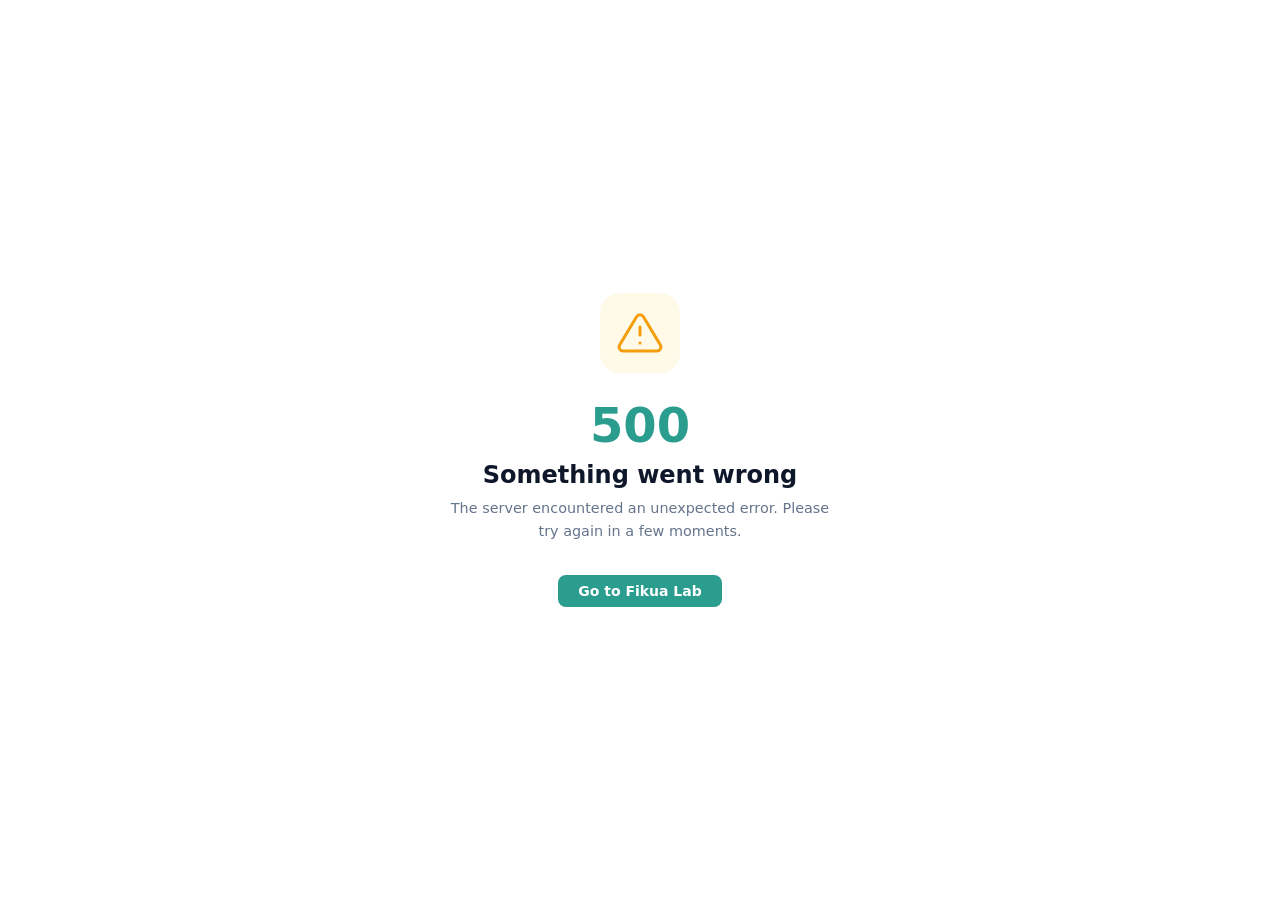
<file: shared/50x.html>
<!DOCTYPE html>
<html lang="en">
<head>
    <meta charset="UTF-8">
    <meta name="viewport" content="width=device-width, initial-scale=1.0">
    <title>Server Error — Fikua Lab</title>
    <link rel="icon" type="image/svg+xml" href="data:image/svg+xml,<svg xmlns='http://www.w3.org/2000/svg' viewBox='0 0 32 32'><circle cx='16' cy='16' r='16' fill='%232A9D8F'/><text x='50%25' y='53%25' dominant-baseline='central' text-anchor='middle' font-family='sans-serif' font-weight='700' font-size='18' fill='white'>F</text></svg>">
    <style>
        :root {
            --bg: #ffffff; --surface: #ffffff; --border: #e2e8f0;
            --text: #334155; --text-muted: #64748b; --heading: #0f172a;
            --accent: #2A9D8F; --font: 'Inter', -apple-system, BlinkMacSystemFont, 'Segoe UI', system-ui, sans-serif;
        }
        @media (prefers-color-scheme: dark) {
            :root {
                --bg: #0f1117; --surface: #1a1d27; --border: #2a2e3f;
                --text: #e1e4ed; --text-muted: #8b90a0; --heading: #e2e8f0;
                --accent: #2dd4bf;
            }
        }
        * { margin: 0; padding: 0; box-sizing: border-box; }
        body {
            font-family: var(--font); background: var(--bg); color: var(--text);
            min-height: 100vh; display: flex; flex-direction: column;
            align-items: center; justify-content: center; padding: 2rem;
        }
        .error-icon {
            width: 80px; height: 80px; border-radius: 20px;
            background: rgba(251, 191, 36, 0.1); color: #f59e0b;
            display: flex; align-items: center; justify-content: center;
            margin-bottom: 1.5rem;
        }
        h1 { font-size: 1.5rem; font-weight: 700; color: var(--heading); margin-bottom: 0.5rem; }
        .code { font-size: 3rem; font-weight: 800; color: var(--accent); margin-bottom: 0.5rem; }
        p { color: var(--text-muted); font-size: 0.9rem; margin-bottom: 2rem; max-width: 380px; text-align: center; line-height: 1.6; }
        a {
            font-family: var(--font); font-size: 0.875rem; font-weight: 600;
            padding: 0.5rem 1.25rem; border-radius: 8px; text-decoration: none;
            background: var(--accent); color: #fff; transition: opacity 0.15s;
        }
        a:hover { opacity: 0.85; }
        @media (prefers-color-scheme: dark) { a { color: #0f1117; } }
    </style>
</head>
<body>
    <div class="error-icon">
        <svg width="48" height="48" viewBox="0 0 24 24" fill="none" stroke="currentColor" stroke-width="1.5" stroke-linecap="round" stroke-linejoin="round"><path d="M10.29 3.86L1.82 18a2 2 0 0 0 1.71 3h16.94a2 2 0 0 0 1.71-3L13.71 3.86a2 2 0 0 0-3.42 0z"/><line x1="12" y1="9" x2="12" y2="13"/><line x1="12" y1="17" x2="12.01" y2="17"/></svg>
    </div>
    <div class="code">500</div>
    <h1>Something went wrong</h1>
    <p>The server encountered an unexpected error. Please try again in a few moments.</p>
    <a href="https://lab.fikua.com">Go to Fikua Lab</a>
</body>
</html>
</file>
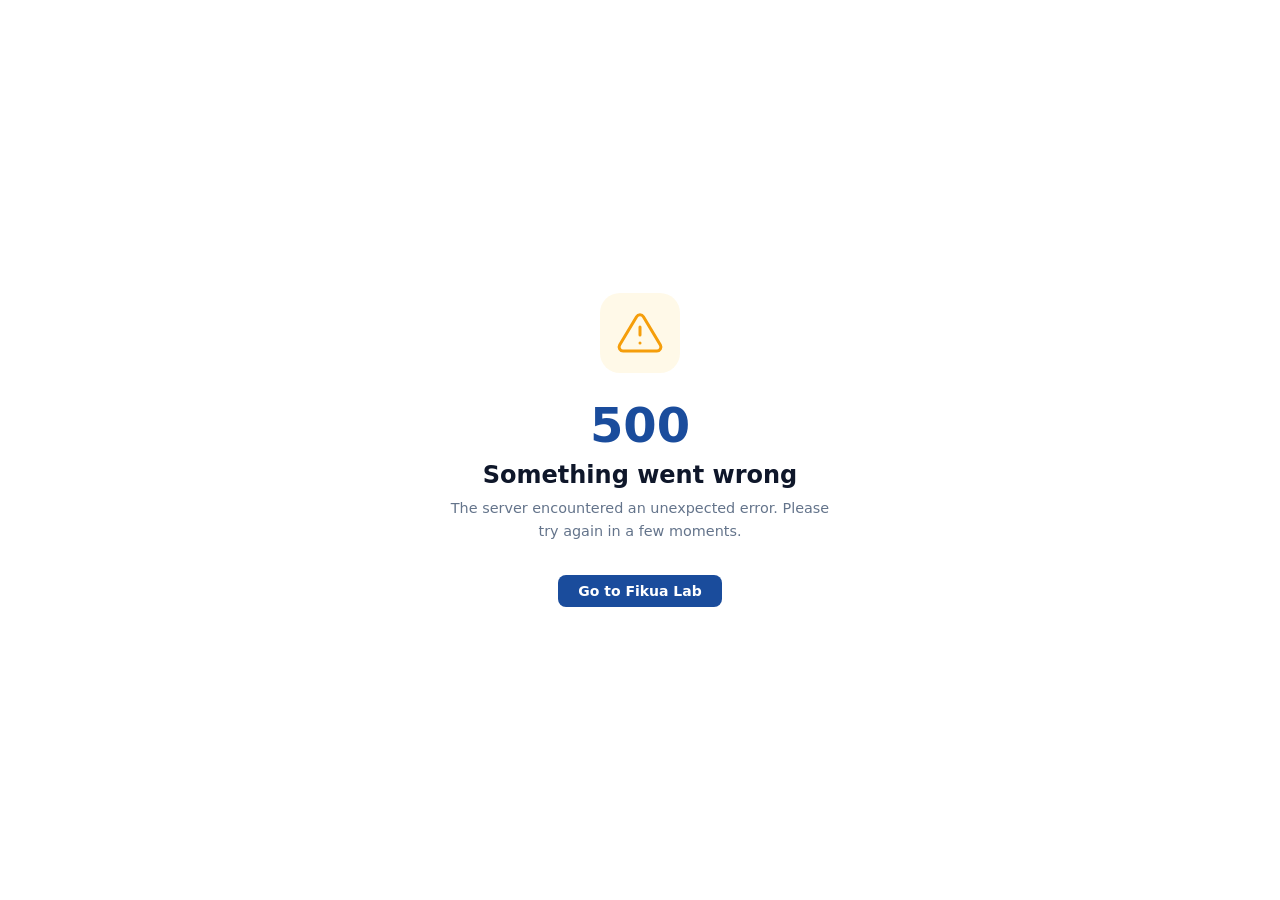
<file: public/shared/50x.html>
<!DOCTYPE html>
<html lang="en">
<head>
    <meta charset="UTF-8">
    <meta name="viewport" content="width=device-width, initial-scale=1.0">
    <title>Server Error — Fikua Lab</title>
    <link rel="icon" type="image/svg+xml" href="/shared/favicon.svg">
    <style>
        :root {
            --bg: #ffffff; --surface: #ffffff; --border: #e2e8f0;
            --text: #334155; --text-muted: #64748b; --heading: #0f172a;
            --accent: #1A4C9C; --font: 'Inter', -apple-system, BlinkMacSystemFont, 'Segoe UI', system-ui, sans-serif;
        }
        @media (prefers-color-scheme: dark) {
            :root {
                --bg: #0f1117; --surface: #1a1d27; --border: #2a2e3f;
                --text: #e1e4ed; --text-muted: #8b90a0; --heading: #e2e8f0;
                --accent: #2dd4bf;
            }
        }
        * { margin: 0; padding: 0; box-sizing: border-box; }
        body {
            font-family: var(--font); background: var(--bg); color: var(--text);
            min-height: 100vh; display: flex; flex-direction: column;
            align-items: center; justify-content: center; padding: 2rem;
        }
        .error-icon {
            width: 80px; height: 80px; border-radius: 20px;
            background: rgba(251, 191, 36, 0.1); color: #f59e0b;
            display: flex; align-items: center; justify-content: center;
            margin-bottom: 1.5rem;
        }
        h1 { font-size: 1.5rem; font-weight: 700; color: var(--heading); margin-bottom: 0.5rem; }
        .code { font-size: 3rem; font-weight: 800; color: var(--accent); margin-bottom: 0.5rem; }
        p { color: var(--text-muted); font-size: 0.9rem; margin-bottom: 2rem; max-width: 380px; text-align: center; line-height: 1.6; }
        a {
            font-family: var(--font); font-size: 0.875rem; font-weight: 600;
            padding: 0.5rem 1.25rem; border-radius: 8px; text-decoration: none;
            background: var(--accent); color: #fff; transition: opacity 0.15s;
        }
        a:hover { opacity: 0.85; }
        @media (prefers-color-scheme: dark) { a { color: #0f1117; } }
    </style>
</head>
<body>
    <div class="error-icon">
        <svg width="48" height="48" viewBox="0 0 24 24" fill="none" stroke="currentColor" stroke-width="1.5" stroke-linecap="round" stroke-linejoin="round"><path d="M10.29 3.86L1.82 18a2 2 0 0 0 1.71 3h16.94a2 2 0 0 0 1.71-3L13.71 3.86a2 2 0 0 0-3.42 0z"/><line x1="12" y1="9" x2="12" y2="13"/><line x1="12" y1="17" x2="12.01" y2="17"/></svg>
    </div>
    <div class="code">500</div>
    <h1>Something went wrong</h1>
    <p>The server encountered an unexpected error. Please try again in a few moments.</p>
    <a href="https://lab.fikua.com">Go to Fikua Lab</a>
</body>
</html>
</file>
<file: shared/consent.css>
/* Fikua Lab — Cookie Consent Banner */

#fikua-consent {
    position: fixed;
    bottom: 0;
    left: 0;
    right: 0;
    z-index: 9999;
    padding: 0 1rem 1rem;
    transform: translateY(100%);
    transition: transform 0.3s ease;
    pointer-events: none;
}

#fikua-consent.consent-visible {
    transform: translateY(0);
    pointer-events: auto;
}

.consent-inner {
    max-width: 640px;
    margin: 0 auto;
    padding: 1rem 1.25rem;
    background: var(--bg, #ffffff);
    border: 1px solid var(--border, #e5e7eb);
    border-radius: 12px;
    box-shadow: 0 -4px 24px rgba(0, 0, 0, 0.08);
    display: flex;
    flex-direction: column;
    gap: 0.75rem;
}

[data-theme="dark"] .consent-inner {
    box-shadow: 0 -4px 24px rgba(0, 0, 0, 0.3);
}

.consent-text {
    font-size: 0.875rem;
    line-height: 1.5;
    color: var(--text, #3A3A3C);
    margin: 0;
}

.consent-actions {
    display: flex;
    gap: 0.5rem;
    justify-content: flex-end;
}

.consent-btn {
    padding: 0.5rem 1rem;
    border-radius: 8px;
    font-size: 0.8125rem;
    font-weight: 500;
    font-family: inherit;
    cursor: pointer;
    border: none;
    transition: background 0.15s, color 0.15s;
}

.consent-btn--reject {
    background: transparent;
    color: var(--text-muted, #6B7280);
    border: 1px solid var(--border, #e5e7eb);
}

.consent-btn--reject:hover {
    background: var(--bg-alt, #f8f9fa);
    color: var(--text, #3A3A3C);
}

.consent-btn--accept {
    background: var(--accent, #2A9D8F);
    color: #ffffff;
}

.consent-btn--accept:hover {
    filter: brightness(0.9);
}

@media (max-width: 480px) {
    .consent-actions {
        flex-direction: column;
    }
    .consent-btn {
        width: 100%;
        text-align: center;
    }
}
</file>
<file: style.css>
/* ============================================
   Fikua Lab — Landing Page
   Color system: Teal (#2A9D8F) + Berry (#c2185b)
   Shared neutrals with oriolcanades.com
   ============================================ */

/* --- Light mode (default) --- */
:root {
    --accent: #2A9D8F;
    --accent-hover: #238578;
    --accent-subtle: rgba(42, 157, 143, 0.08);
    --berry: #c2185b;
    --berry-hover: #a11445;
    --berry-subtle: rgba(194, 24, 91, 0.08);

    --heading: #1B263B;
    --text: #3A3A3C;
    --text-muted: #6B7280;
    --bg: #ffffff;
    --bg-alt: #f8f9fa;
    --surface: #ffffff;
    --border: #e5e7eb;

    --font: 'Inter', -apple-system, BlinkMacSystemFont, 'Segoe UI', system-ui, sans-serif;
    --mono: 'SF Mono', 'Fira Code', 'JetBrains Mono', 'Menlo', monospace;
    --radius: 8px;
    --radius-lg: 12px;
    --max-width: 1040px;
}

/* --- Dark mode --- */
[data-theme="dark"] {
    --accent: #2dd4bf;
    --accent-hover: #5eead4;
    --accent-subtle: rgba(45, 212, 191, 0.1);
    --berry: #f06292;
    --berry-hover: #f48fb1;
    --berry-subtle: rgba(240, 98, 146, 0.1);

    --heading: #e2e8f0;
    --text: #cbd5e1;
    --text-muted: #94a3b8;
    --bg: #0f172a;
    --bg-alt: #1e293b;
    --surface: #1e293b;
    --border: #334155;
}

/* --- Reset & Base --- */
*, *::before, *::after { margin: 0; padding: 0; box-sizing: border-box; }

body {
    font-family: var(--font);
    background: var(--bg);
    color: var(--text);
    line-height: 1.65;
    -webkit-font-smoothing: antialiased;
    transition: background 0.3s, color 0.3s;
}

a { color: var(--accent); text-decoration: none; transition: color 0.15s; }
a:hover { color: var(--accent-hover); }

h1, h2, h3 { color: var(--heading); line-height: 1.3; }

/* --- Nav --- */
.nav {
    position: sticky;
    top: 0;
    z-index: 100;
    background: var(--bg);
    border-bottom: 1px solid var(--border);
    backdrop-filter: blur(12px);
    background: rgba(255, 255, 255, 0.85);
    transition: background 0.3s, border-color 0.3s;
}

[data-theme="dark"] .nav {
    background: rgba(15, 23, 42, 0.85);
}

.nav-inner {
    max-width: var(--max-width);
    margin: 0 auto;
    padding: 0.75rem 1.5rem;
    display: flex;
    justify-content: space-between;
    align-items: center;
}

.nav-brand {
    display: flex;
    align-items: center;
    gap: 0.6rem;
    color: var(--heading);
    font-weight: 600;
    font-size: 0.95rem;
}

.nav-logo {
    display: inline-flex;
    align-items: center;
    justify-content: center;
    width: 28px;
    height: 28px;
    background: var(--accent);
    color: #fff;
    border-radius: 6px;
    font-weight: 700;
    font-size: 0.85rem;
}

.nav-links {
    display: flex;
    align-items: center;
    gap: 1.5rem;
}

.nav-links a {
    color: var(--text-muted);
    font-size: 0.85rem;
    font-weight: 500;
    transition: color 0.15s;
}

.nav-links a:hover { color: var(--heading); }

.theme-toggle {
    background: none;
    border: 1px solid var(--border);
    border-radius: var(--radius);
    padding: 0.35rem;
    cursor: pointer;
    color: var(--text-muted);
    display: inline-flex;
    align-items: center;
    justify-content: center;
    transition: color 0.15s, border-color 0.15s;
}

.theme-toggle:hover { color: var(--heading); border-color: var(--text-muted); }

.icon-moon { display: none; }
[data-theme="dark"] .icon-sun { display: none; }
[data-theme="dark"] .icon-moon { display: block; }

/* --- Hero --- */
.hero {
    max-width: var(--max-width);
    margin: 0 auto;
    padding: 5rem 1.5rem 4rem;
    text-align: center;
}

.hero-badge {
    display: inline-block;
    font-size: 0.75rem;
    font-weight: 600;
    text-transform: uppercase;
    letter-spacing: 0.06em;
    color: var(--berry);
    background: var(--berry-subtle);
    border: 1px solid var(--berry);
    border-radius: 20px;
    padding: 0.3rem 0.9rem;
    margin-bottom: 1.5rem;
}

.hero h1 {
    font-size: clamp(2rem, 5vw, 3.2rem);
    font-weight: 700;
    letter-spacing: -0.02em;
    margin-bottom: 1.25rem;
}

.highlight {
    color: var(--accent);
}

.hero-sub {
    font-size: 1.1rem;
    color: var(--text-muted);
    max-width: 620px;
    margin: 0 auto 2rem;
    line-height: 1.7;
}

.hero-actions {
    display: flex;
    gap: 0.75rem;
    justify-content: center;
    flex-wrap: wrap;
}

/* --- Buttons --- */
.btn {
    display: inline-flex;
    align-items: center;
    gap: 0.4rem;
    font-family: var(--font);
    font-size: 0.9rem;
    font-weight: 500;
    padding: 0.6rem 1.4rem;
    border-radius: var(--radius);
    border: 1px solid transparent;
    cursor: pointer;
    transition: all 0.15s;
    text-decoration: none;
}

.btn-primary {
    background: var(--accent);
    color: #fff;
    border-color: var(--accent);
}

.btn-primary:hover {
    background: var(--accent-hover);
    border-color: var(--accent-hover);
    color: #fff;
}

.btn-secondary {
    background: transparent;
    color: var(--text);
    border-color: var(--border);
}

.btn-secondary:hover {
    border-color: var(--text-muted);
    color: var(--heading);
}

/* --- Sections --- */
section {
    max-width: var(--max-width);
    margin: 0 auto;
    padding: 4rem 1.5rem;
}

section h2 {
    font-size: 1.6rem;
    font-weight: 700;
    margin-bottom: 0.6rem;
    letter-spacing: -0.01em;
}

.section-sub {
    color: var(--text-muted);
    font-size: 1rem;
    max-width: 560px;
    margin-bottom: 2.5rem;
    line-height: 1.7;
}

/* --- Roles Grid --- */
.roles { border-top: 1px solid var(--border); }

.roles-grid {
    display: grid;
    grid-template-columns: repeat(3, 1fr);
    gap: 1.25rem;
}

.role-card {
    background: var(--surface);
    border: 1px solid var(--border);
    border-radius: var(--radius-lg);
    padding: 1.75rem;
    transition: border-color 0.15s, box-shadow 0.15s;
}

.role-card:hover {
    border-color: var(--accent);
    box-shadow: 0 0 0 1px var(--accent-subtle);
}

.role-icon {
    width: 44px;
    height: 44px;
    border-radius: 10px;
    display: inline-flex;
    align-items: center;
    justify-content: center;
    margin-bottom: 1rem;
}

.issuer-icon { background: var(--accent-subtle); color: var(--accent); }
.holder-icon { background: var(--accent-subtle); color: var(--accent); }
.verifier-icon { background: var(--accent-subtle); color: var(--accent); }

.role-card h3 {
    font-size: 1.05rem;
    font-weight: 600;
    margin-bottom: 0.5rem;
}

.role-card p {
    font-size: 0.875rem;
    color: var(--text-muted);
    line-height: 1.6;
    margin-bottom: 1rem;
}

.role-specs {
    list-style: none;
    display: flex;
    flex-wrap: wrap;
    gap: 0.4rem;
}

.role-specs li {
    font-size: 0.7rem;
    font-family: var(--mono);
    background: var(--bg-alt);
    color: var(--text-muted);
    padding: 0.2rem 0.55rem;
    border-radius: 4px;
    border: 1px solid var(--border);
}

/* --- Conformance --- */
.conformance { border-top: 1px solid var(--border); }

.conformance-grid {
    display: grid;
    grid-template-columns: repeat(3, 1fr);
    gap: 1.25rem;
    align-items: start;
}

.conf-card {
    background: var(--surface);
    border: 1px solid var(--border);
    border-radius: var(--radius-lg);
    padding: 1.5rem;
    transition: border-color 0.15s;
}

.conf-card:hover { border-color: var(--accent); }

.conf-card-header {
    display: flex;
    align-items: center;
    gap: 0.6rem;
    margin-bottom: 1rem;
}

.conf-card-header h3 {
    font-size: 1rem;
    font-weight: 600;
    flex: 1;
}

.conf-card-icon {
    width: 36px;
    height: 36px;
    border-radius: 8px;
    display: inline-flex;
    align-items: center;
    justify-content: center;
}

.conf-card-count {
    font-size: 0.75rem;
    font-family: var(--mono);
    font-weight: 600;
    color: var(--text-muted);
    background: var(--bg-alt);
    padding: 0.15rem 0.5rem;
    border-radius: 4px;
    border: 1px solid var(--border);
}

.conf-config-list {
    list-style: none;
    display: flex;
    flex-direction: column;
    gap: 0.5rem;
}

.conf-config-item {
    display: flex;
    align-items: center;
    justify-content: space-between;
    gap: 0.5rem;
    padding: 0.4rem 0;
    border-bottom: 1px solid var(--border);
}

.conf-config-item:last-child { border-bottom: none; }

.conf-config-name {
    font-size: 0.75rem;
    font-family: var(--mono);
    color: var(--text-muted);
}

.conf-btn {
    display: inline-flex;
    align-items: center;
    font-size: 0.7rem;
    font-weight: 600;
    padding: 0.3rem 0.7rem;
    border-radius: var(--radius);
    white-space: nowrap;
    text-decoration: none;
    cursor: default;
    transition: background 0.15s, border-color 0.15s, box-shadow 0.15s;
}

.conf-btn-passed {
    background: rgba(42, 157, 143, 0.12);
    color: var(--accent);
    border: 1px solid var(--accent);
    cursor: pointer;
}

.conf-btn-passed:hover {
    background: rgba(42, 157, 143, 0.2);
    box-shadow: 0 1px 4px rgba(42, 157, 143, 0.15);
    color: var(--accent);
}

.conf-btn-pending {
    background: var(--bg-alt);
    color: var(--text-muted);
    border: 1px solid var(--border);
}

.conf-card-soon { opacity: 0.6; }

.conf-card-soon-text {
    font-size: 0.85rem;
    color: var(--text-muted);
    font-style: italic;
}

.conf-progress {
    text-align: center;
    margin-top: 1.5rem;
    font-size: 0.85rem;
    font-weight: 600;
    color: var(--text-muted);
    font-family: var(--mono);
}

/* --- Profiles --- */
.profiles { border-top: 1px solid var(--border); }

.profile-demo {
    display: flex;
    flex-direction: column;
    gap: 0.75rem;
    max-width: 480px;
}

.profile-example {
    background: var(--surface);
    border: 1px solid var(--border);
    border-radius: var(--radius);
    padding: 1rem 1.25rem;
}

.profile-header {
    display: flex;
    align-items: center;
    gap: 0.6rem;
    margin-bottom: 0.6rem;
}

.profile-dot {
    width: 8px;
    height: 8px;
    border-radius: 50%;
    background: var(--border);
    flex-shrink: 0;
}

.profile-dot.active { background: var(--accent); }

.profile-title {
    font-weight: 600;
    font-size: 0.9rem;
    color: var(--heading);
}

.profile-tag {
    font-size: 0.7rem;
    font-family: var(--mono);
    background: var(--bg-alt);
    color: var(--text-muted);
    padding: 0.15rem 0.45rem;
    border-radius: 4px;
    border: 1px solid var(--border);
}

.profile-config {
    display: flex;
    flex-wrap: wrap;
    gap: 0.4rem;
}

.profile-config span {
    font-size: 0.7rem;
    font-family: var(--mono);
    color: var(--text-muted);
    background: var(--bg-alt);
    padding: 0.15rem 0.5rem;
    border-radius: 4px;
}

/* --- Stack --- */
.stack { border-top: 1px solid var(--border); }

.stack-grid {
    display: grid;
    grid-template-columns: repeat(3, 1fr);
    gap: 1rem;
}

.stack-item {
    padding: 1.25rem;
    background: var(--bg-alt);
    border: 1px solid var(--border);
    border-radius: var(--radius);
}

.stack-item strong {
    display: block;
    font-size: 0.9rem;
    color: var(--heading);
    margin-bottom: 0.3rem;
}

.stack-item span {
    font-size: 0.8rem;
    color: var(--text-muted);
    line-height: 1.5;
}

/* --- About --- */
.about {
    border-top: 1px solid var(--border);
}

.about-content {
    max-width: 600px;
}

.about-content p {
    margin-bottom: 1rem;
    line-height: 1.75;
}

.about-content strong { color: var(--heading); }

.about-tagline {
    font-size: 1.1rem;
    font-weight: 600;
    color: var(--accent);
    font-style: italic;
}

.about-links {
    display: flex;
    gap: 1.25rem;
    margin-top: 1.25rem;
}

.about-links a {
    font-size: 0.85rem;
    font-weight: 500;
    color: var(--text-muted);
    transition: color 0.15s;
}

.about-links a:hover { color: var(--accent); }

/* --- Footer --- */
.footer {
    max-width: var(--max-width);
    margin: 0 auto;
    padding: 2rem 1.5rem;
    border-top: 1px solid var(--border);
    text-align: center;
}

.footer p {
    font-size: 0.8rem;
    color: var(--text-muted);
}

.footer a { color: var(--text-muted); }
.footer a:hover { color: var(--accent); }

/* --- Responsive --- */
@media (max-width: 768px) {
    .hero { padding: 3rem 1.25rem 2.5rem; }
    .hero h1 { font-size: 1.75rem; }

    .roles-grid,
    .conformance-grid,
    .stack-grid {
        grid-template-columns: 1fr;
    }

    .nav-links a:not(:last-of-type) {
        display: none;
    }

    section { padding: 2.5rem 1.25rem; }
}

@media (max-width: 480px) {
    .hero-actions { flex-direction: column; align-items: center; }
    .hero-actions .btn { width: 100%; justify-content: center; }
}
</file>
<file: public/style.css>
/* ============================================
   Fikua Lab — Landing Page
   Color system: Joan Miró — vermilion #E1241A, cobalt #1A4C9C,
   cadmium yellow #F6C915, black #1A1A1A on warm paper #FCFCFC.
   Shared neutrals with oriolcanades.com
   ============================================ */

/* --- Light mode (default) --- */
:root {
    --accent: #1A4C9C;
    --accent-hover: #143b78;
    --accent-subtle: rgba(26, 76, 156, 0.08);
    --vermilion: #E1241A;
    --vermilion-hover: #b41b13;
    --vermilion-subtle: rgba(225, 36, 26, 0.08);

    --heading: #1A1A1A;
    --text: #3A3A3C;
    --text-muted: #6B7280;
    --bg: #FCFCFC;
    --bg-alt: #f8f9fa;
    --surface: #ffffff;
    --border: #e5e7eb;

    --font: 'Inter', -apple-system, BlinkMacSystemFont, 'Segoe UI', system-ui, sans-serif;
    --mono: 'SF Mono', 'Fira Code', 'JetBrains Mono', 'Menlo', monospace;
    --radius: 8px;
    --radius-lg: 12px;
    --max-width: 1040px;
}

/* --- Dark mode --- */
[data-theme="dark"] {
    --accent: #6FA0E8;
    --accent-hover: #9cc0f3;
    --accent-subtle: rgba(111, 160, 232, 0.1);
    --vermilion: #F6C915;
    --vermilion-hover: #f8d65a;
    --vermilion-subtle: rgba(246, 201, 21, 0.12);

    --heading: #e2e8f0;
    --text: #cbd5e1;
    --text-muted: #94a3b8;
    --bg: #0f172a;
    --bg-alt: #1e293b;
    --surface: #1e293b;
    --border: #334155;
}

/* --- Reset & Base --- */
*, *::before, *::after { margin: 0; padding: 0; box-sizing: border-box; }

body {
    font-family: var(--font);
    background: var(--bg);
    color: var(--text);
    line-height: 1.65;
    -webkit-font-smoothing: antialiased;
    transition: background 0.3s, color 0.3s;
}

a { color: var(--accent); text-decoration: none; transition: color 0.15s; }
a:hover { color: var(--accent-hover); }

h1, h2, h3 { color: var(--heading); line-height: 1.3; }

/* --- Nav --- */
.nav {
    position: sticky;
    top: 0;
    z-index: 100;
    background: var(--bg);
    border-bottom: 1px solid var(--border);
    backdrop-filter: blur(12px);
    background: rgba(255, 255, 255, 0.85);
    transition: background 0.3s, border-color 0.3s;
}

[data-theme="dark"] .nav {
    background: rgba(15, 23, 42, 0.85);
}

.nav-inner {
    max-width: var(--max-width);
    margin: 0 auto;
    padding: 0.75rem 1.5rem;
    display: flex;
    justify-content: space-between;
    align-items: center;
}

.nav-brand {
    display: flex;
    align-items: center;
    gap: 0.6rem;
    color: var(--heading);
    font-weight: 600;
    font-size: 0.95rem;
}

.nav-logo {
    display: inline-flex;
    align-items: center;
    justify-content: center;
    width: 28px;
    height: 28px;
}

.nav-logo svg {
    width: 100%;
    height: 100%;
    display: block;
}

/* On the dark surface the black diagonals would vanish — lift them to paper
   and brighten cobalt, per the brand system's on-dark rules. */
[data-theme="dark"] .nav-logo svg line[stroke="#1A1A1A"] { stroke: #FCFCFC; }
[data-theme="dark"] .nav-logo svg line[stroke="#1A4C9C"] { stroke: #3D7BD6; }

.nav-links {
    display: flex;
    align-items: center;
    gap: 1.5rem;
}

.nav-links a {
    color: var(--text-muted);
    font-size: 0.85rem;
    font-weight: 500;
    transition: color 0.15s;
}

.nav-links a:hover { color: var(--heading); }

.theme-toggle {
    background: none;
    border: 1px solid var(--border);
    border-radius: var(--radius);
    padding: 0.35rem;
    cursor: pointer;
    color: var(--text-muted);
    display: inline-flex;
    align-items: center;
    justify-content: center;
    transition: color 0.15s, border-color 0.15s;
}

.theme-toggle:hover { color: var(--heading); border-color: var(--text-muted); }

.icon-moon { display: none; }
[data-theme="dark"] .icon-sun { display: none; }
[data-theme="dark"] .icon-moon { display: block; }

/* --- Hero --- */
.hero {
    max-width: var(--max-width);
    margin: 0 auto;
    padding: 5rem 1.5rem 4rem;
    text-align: center;
}

.hero-badge {
    display: inline-block;
    font-size: 0.75rem;
    font-weight: 600;
    text-transform: uppercase;
    letter-spacing: 0.06em;
    color: var(--vermilion);
    background: var(--vermilion-subtle);
    border: 1px solid var(--vermilion);
    border-radius: 20px;
    padding: 0.3rem 0.9rem;
    margin-bottom: 1.5rem;
}

.hero h1 {
    font-size: clamp(2rem, 5vw, 3.2rem);
    font-weight: 700;
    letter-spacing: -0.02em;
    margin-bottom: 1.25rem;
}

.highlight {
    color: var(--accent);
}

.hero-sub {
    font-size: 1.1rem;
    color: var(--text-muted);
    max-width: 620px;
    margin: 0 auto 2rem;
    line-height: 1.7;
}

.hero-actions {
    display: flex;
    gap: 0.75rem;
    justify-content: center;
    flex-wrap: wrap;
}

/* --- Buttons --- */
.btn {
    display: inline-flex;
    align-items: center;
    gap: 0.4rem;
    font-family: var(--font);
    font-size: 0.9rem;
    font-weight: 500;
    padding: 0.6rem 1.4rem;
    border-radius: var(--radius);
    border: 1px solid transparent;
    cursor: pointer;
    transition: all 0.15s;
    text-decoration: none;
}

.btn-primary {
    background: var(--accent);
    color: #fff;
    border-color: var(--accent);
}

.btn-primary:hover {
    background: var(--accent-hover);
    border-color: var(--accent-hover);
    color: #fff;
}

.btn-secondary {
    background: transparent;
    color: var(--text);
    border-color: var(--border);
}

.btn-secondary:hover {
    border-color: var(--text-muted);
    color: var(--heading);
}

/* --- Sections --- */
section {
    max-width: var(--max-width);
    margin: 0 auto;
    padding: 4rem 1.5rem;
}

section h2 {
    font-size: 1.6rem;
    font-weight: 700;
    margin-bottom: 0.6rem;
    letter-spacing: -0.01em;
}

.section-sub {
    color: var(--text-muted);
    font-size: 1rem;
    max-width: 560px;
    margin-bottom: 2.5rem;
    line-height: 1.7;
}

/* --- Systems --- */
.systems-grid {
    display: grid;
    grid-template-columns: repeat(2, 1fr);
    gap: 1rem;
}

.system-card {
    display: flex;
    align-items: center;
    gap: 0.9rem;
    background: var(--surface);
    border: 1px solid var(--border);
    border-radius: var(--radius-lg);
    padding: 1.1rem 1.25rem;
    transition: border-color 0.15s, box-shadow 0.15s;
}

.system-card:hover {
    border-color: var(--accent);
    box-shadow: 0 0 0 1px var(--accent-subtle);
}

.system-icon {
    width: 40px;
    height: 40px;
    border-radius: 10px;
    display: inline-flex;
    align-items: center;
    justify-content: center;
    flex-shrink: 0;
    background: var(--accent-subtle);
    color: var(--accent);
}

.system-card--external .oidf-icon {
    background: var(--vermilion-subtle);
    color: var(--vermilion);
}

.system-info {
    display: flex;
    flex-direction: column;
    gap: 0.15rem;
    flex: 1;
    min-width: 0;
}

.system-info strong {
    font-size: 0.95rem;
    color: var(--heading);
}

.system-info span {
    font-size: 0.75rem;
    font-family: var(--mono);
    color: var(--text-muted);
}

.system-arrow {
    color: var(--text-muted);
    font-size: 1.1rem;
}

/* --- Architecture diagram --- */
.architecture { border-top: 1px solid var(--border); }

.arch-diagram {
    background: var(--surface);
    border: 1px solid var(--border);
    border-radius: var(--radius-lg);
    padding: 1.25rem;
    overflow-x: auto;
}

.arch-svg {
    width: 100%;
    height: auto;
    min-width: 600px;
    display: block;
}

.arch-box {
    fill: var(--bg-alt);
    stroke: var(--border);
    stroke-width: 1.5;
}

.arch-box--issuer, .arch-box--verifier { stroke: var(--accent); }
.arch-box--registry, .arch-box--dss { stroke: var(--vermilion); }
.arch-box--holder { stroke: var(--text-muted); }

.arch-label {
    font-family: var(--font);
    font-size: 15px;
    font-weight: 600;
    fill: var(--heading);
}

.arch-sublabel {
    font-family: var(--mono);
    font-size: 11px;
    fill: var(--text-muted);
}

.arch-edge {
    fill: none;
    stroke: var(--text-muted);
    stroke-width: 1.5;
}

.arch-edge--data, .arch-edge--sign {
    stroke-dasharray: 4 3;
    stroke: var(--vermilion);
}

.arch-edge--token { stroke: var(--accent); }
.arch-edge--reply { stroke: var(--text-muted); opacity: 0.5; }

.arch-arrowhead { fill: var(--text-muted); }

.arch-edge-label {
    font-family: var(--mono);
    font-size: 10.5px;
    fill: var(--text-muted);
}

.arch-note {
    margin-top: 1rem;
    font-size: 0.85rem;
    color: var(--text-muted);
    line-height: 1.6;
}

.arch-note code {
    font-family: var(--mono);
    background: var(--bg-alt);
    padding: 0.1rem 0.35rem;
    border-radius: 4px;
    border: 1px solid var(--border);
}

/* --- Roles Grid --- */
.roles { border-top: 1px solid var(--border); }

.roles-grid {
    display: grid;
    grid-template-columns: repeat(2, 1fr);
    gap: 1.25rem;
}

.role-card {
    background: var(--surface);
    border: 1px solid var(--border);
    border-radius: var(--radius-lg);
    padding: 1.75rem;
    transition: border-color 0.15s, box-shadow 0.15s;
}

.role-card:hover {
    border-color: var(--accent);
    box-shadow: 0 0 0 1px var(--accent-subtle);
}

.role-icon {
    width: 44px;
    height: 44px;
    border-radius: 10px;
    display: inline-flex;
    align-items: center;
    justify-content: center;
    margin-bottom: 1rem;
}

.issuer-icon { background: var(--accent-subtle); color: var(--accent); }
.holder-icon { background: var(--accent-subtle); color: var(--accent); }
.verifier-icon { background: var(--accent-subtle); color: var(--accent); }
.registry-icon { background: var(--vermilion-subtle); color: var(--vermilion); }

.role-card h3 {
    font-size: 1.05rem;
    font-weight: 600;
    margin-bottom: 0.5rem;
}

.role-card p {
    font-size: 0.875rem;
    color: var(--text-muted);
    line-height: 1.6;
    margin-bottom: 1rem;
}

.role-specs {
    list-style: none;
    display: flex;
    flex-wrap: wrap;
    gap: 0.4rem;
}

.role-specs li {
    font-size: 0.7rem;
    font-family: var(--mono);
    background: var(--bg-alt);
    color: var(--text-muted);
    padding: 0.2rem 0.55rem;
    border-radius: 4px;
    border: 1px solid var(--border);
}

/* --- Conformance --- */
.conformance { border-top: 1px solid var(--border); }

.conformance-grid {
    display: grid;
    grid-template-columns: repeat(3, 1fr);
    gap: 1.25rem;
    align-items: start;
}

.conf-card {
    background: var(--surface);
    border: 1px solid var(--border);
    border-radius: var(--radius-lg);
    padding: 1.5rem;
    transition: border-color 0.15s;
}

.conf-card:hover { border-color: var(--accent); }

.conf-card-header {
    display: flex;
    align-items: center;
    gap: 0.6rem;
    margin-bottom: 1rem;
}

.conf-card-header h3 {
    font-size: 1rem;
    font-weight: 600;
    flex: 1;
}

.conf-card-icon {
    width: 36px;
    height: 36px;
    border-radius: 8px;
    display: inline-flex;
    align-items: center;
    justify-content: center;
}

.conf-card-count {
    font-size: 0.75rem;
    font-family: var(--mono);
    font-weight: 600;
    color: var(--text-muted);
    background: var(--bg-alt);
    padding: 0.15rem 0.5rem;
    border-radius: 4px;
    border: 1px solid var(--border);
}

.conf-config-list {
    list-style: none;
    display: flex;
    flex-direction: column;
    gap: 0.5rem;
}

.conf-config-item {
    display: flex;
    align-items: center;
    justify-content: space-between;
    gap: 0.5rem;
    padding: 0.4rem 0;
    border-bottom: 1px solid var(--border);
}

.conf-config-item:last-child { border-bottom: none; }

.conf-config-name {
    font-size: 0.75rem;
    font-family: var(--mono);
    color: var(--text-muted);
}

.conf-tag-alpha {
    display: inline-block;
    margin-left: 0.4rem;
    padding: 0.05rem 0.4rem;
    font-size: 0.6rem;
    font-weight: 600;
    text-transform: uppercase;
    letter-spacing: 0.04em;
    border-radius: 4px;
    background: rgba(234, 179, 8, 0.15);
    color: #b45309;
    border: 1px solid rgba(234, 179, 8, 0.4);
}

.conf-btn {
    display: inline-flex;
    align-items: center;
    font-size: 0.7rem;
    font-weight: 600;
    padding: 0.3rem 0.7rem;
    border-radius: var(--radius);
    white-space: nowrap;
    text-decoration: none;
    cursor: default;
    transition: background 0.15s, border-color 0.15s, box-shadow 0.15s;
}

.conf-btn-passed {
    background: rgba(26, 76, 156, 0.12);
    color: var(--accent);
    border: 1px solid var(--accent);
    cursor: pointer;
}

.conf-btn-passed:hover {
    background: rgba(26, 76, 156, 0.2);
    box-shadow: 0 1px 4px rgba(26, 76, 156, 0.15);
    color: var(--accent);
}

.conf-btn-pending {
    background: var(--bg-alt);
    color: var(--text-muted);
    border: 1px solid var(--border);
}

.conf-card-soon { opacity: 0.6; }

.conf-card-soon-text {
    font-size: 0.85rem;
    color: var(--text-muted);
    font-style: italic;
}

.conf-progress {
    text-align: center;
    margin-top: 1.5rem;
    font-size: 0.85rem;
    font-weight: 600;
    color: var(--text-muted);
    font-family: var(--mono);
}

/* --- Profiles --- */
.profiles { border-top: 1px solid var(--border); }

.profile-demo {
    display: flex;
    flex-direction: column;
    gap: 0.75rem;
    max-width: 480px;
}

.profile-example {
    background: var(--surface);
    border: 1px solid var(--border);
    border-radius: var(--radius);
    padding: 1rem 1.25rem;
}

.profile-header {
    display: flex;
    align-items: center;
    gap: 0.6rem;
    margin-bottom: 0.6rem;
}

.profile-dot {
    width: 8px;
    height: 8px;
    border-radius: 50%;
    background: var(--border);
    flex-shrink: 0;
}

.profile-dot.active { background: var(--accent); }

.profile-title {
    font-weight: 600;
    font-size: 0.9rem;
    color: var(--heading);
}

.profile-tag {
    font-size: 0.7rem;
    font-family: var(--mono);
    background: var(--bg-alt);
    color: var(--text-muted);
    padding: 0.15rem 0.45rem;
    border-radius: 4px;
    border: 1px solid var(--border);
}

.profile-config {
    display: flex;
    flex-wrap: wrap;
    gap: 0.4rem;
}

.profile-config span {
    font-size: 0.7rem;
    font-family: var(--mono);
    color: var(--text-muted);
    background: var(--bg-alt);
    padding: 0.15rem 0.5rem;
    border-radius: 4px;
}

/* --- Stack --- */
.stack { border-top: 1px solid var(--border); }

.stack-grid {
    display: grid;
    grid-template-columns: repeat(3, 1fr);
    gap: 1rem;
}

.stack-item {
    padding: 1.25rem;
    background: var(--bg-alt);
    border: 1px solid var(--border);
    border-radius: var(--radius);
}

.stack-item strong {
    display: block;
    font-size: 0.9rem;
    color: var(--heading);
    margin-bottom: 0.3rem;
}

.stack-item span {
    font-size: 0.8rem;
    color: var(--text-muted);
    line-height: 1.5;
}

/* --- About --- */
.about {
    border-top: 1px solid var(--border);
}

.about-content {
    max-width: 600px;
}

.about-content p {
    margin-bottom: 1rem;
    line-height: 1.75;
}

.about-content strong { color: var(--heading); }

.about-tagline {
    font-size: 1.1rem;
    font-weight: 600;
    color: var(--accent);
    font-style: italic;
}

.about-links {
    display: flex;
    gap: 1.25rem;
    margin-top: 1.25rem;
}

.about-links a {
    font-size: 0.85rem;
    font-weight: 500;
    color: var(--text-muted);
    transition: color 0.15s;
}

.about-links a:hover { color: var(--accent); }

/* --- Footer --- */
.footer {
    max-width: var(--max-width);
    margin: 0 auto;
    padding: 2rem 1.5rem;
    border-top: 1px solid var(--border);
    text-align: center;
}

.footer p {
    font-size: 0.8rem;
    color: var(--text-muted);
}

.footer a { color: var(--text-muted); }
.footer a:hover { color: var(--accent); }

/* --- Responsive --- */
@media (max-width: 768px) {
    .hero { padding: 3rem 1.25rem 2.5rem; }
    .hero h1 { font-size: 1.75rem; }

    .roles-grid,
    .conformance-grid,
    .stack-grid,
    .systems-grid {
        grid-template-columns: 1fr;
    }

    .nav-links a:not(:last-of-type) {
        display: none;
    }

    section { padding: 2.5rem 1.25rem; }
}

@media (max-width: 480px) {
    .hero-actions { flex-direction: column; align-items: center; }
    .hero-actions .btn { width: 100%; justify-content: center; }
}
</file>
